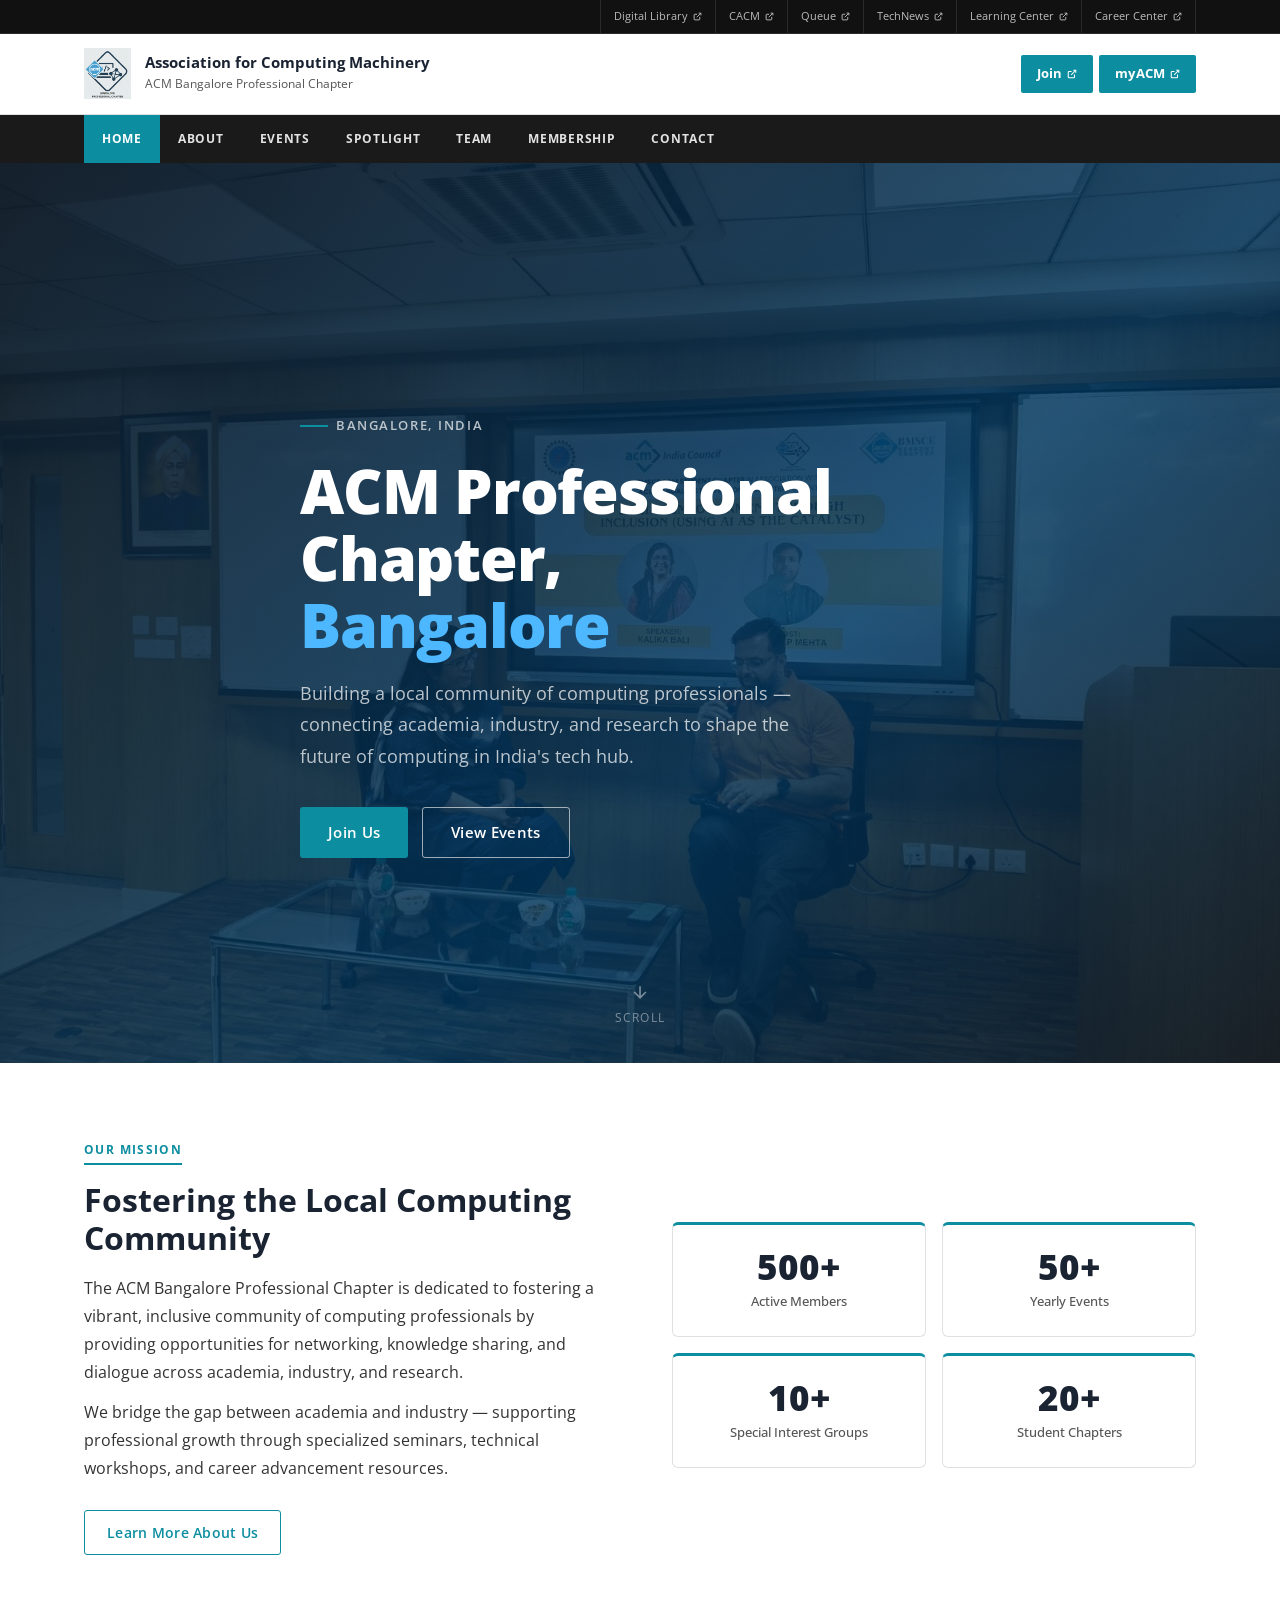
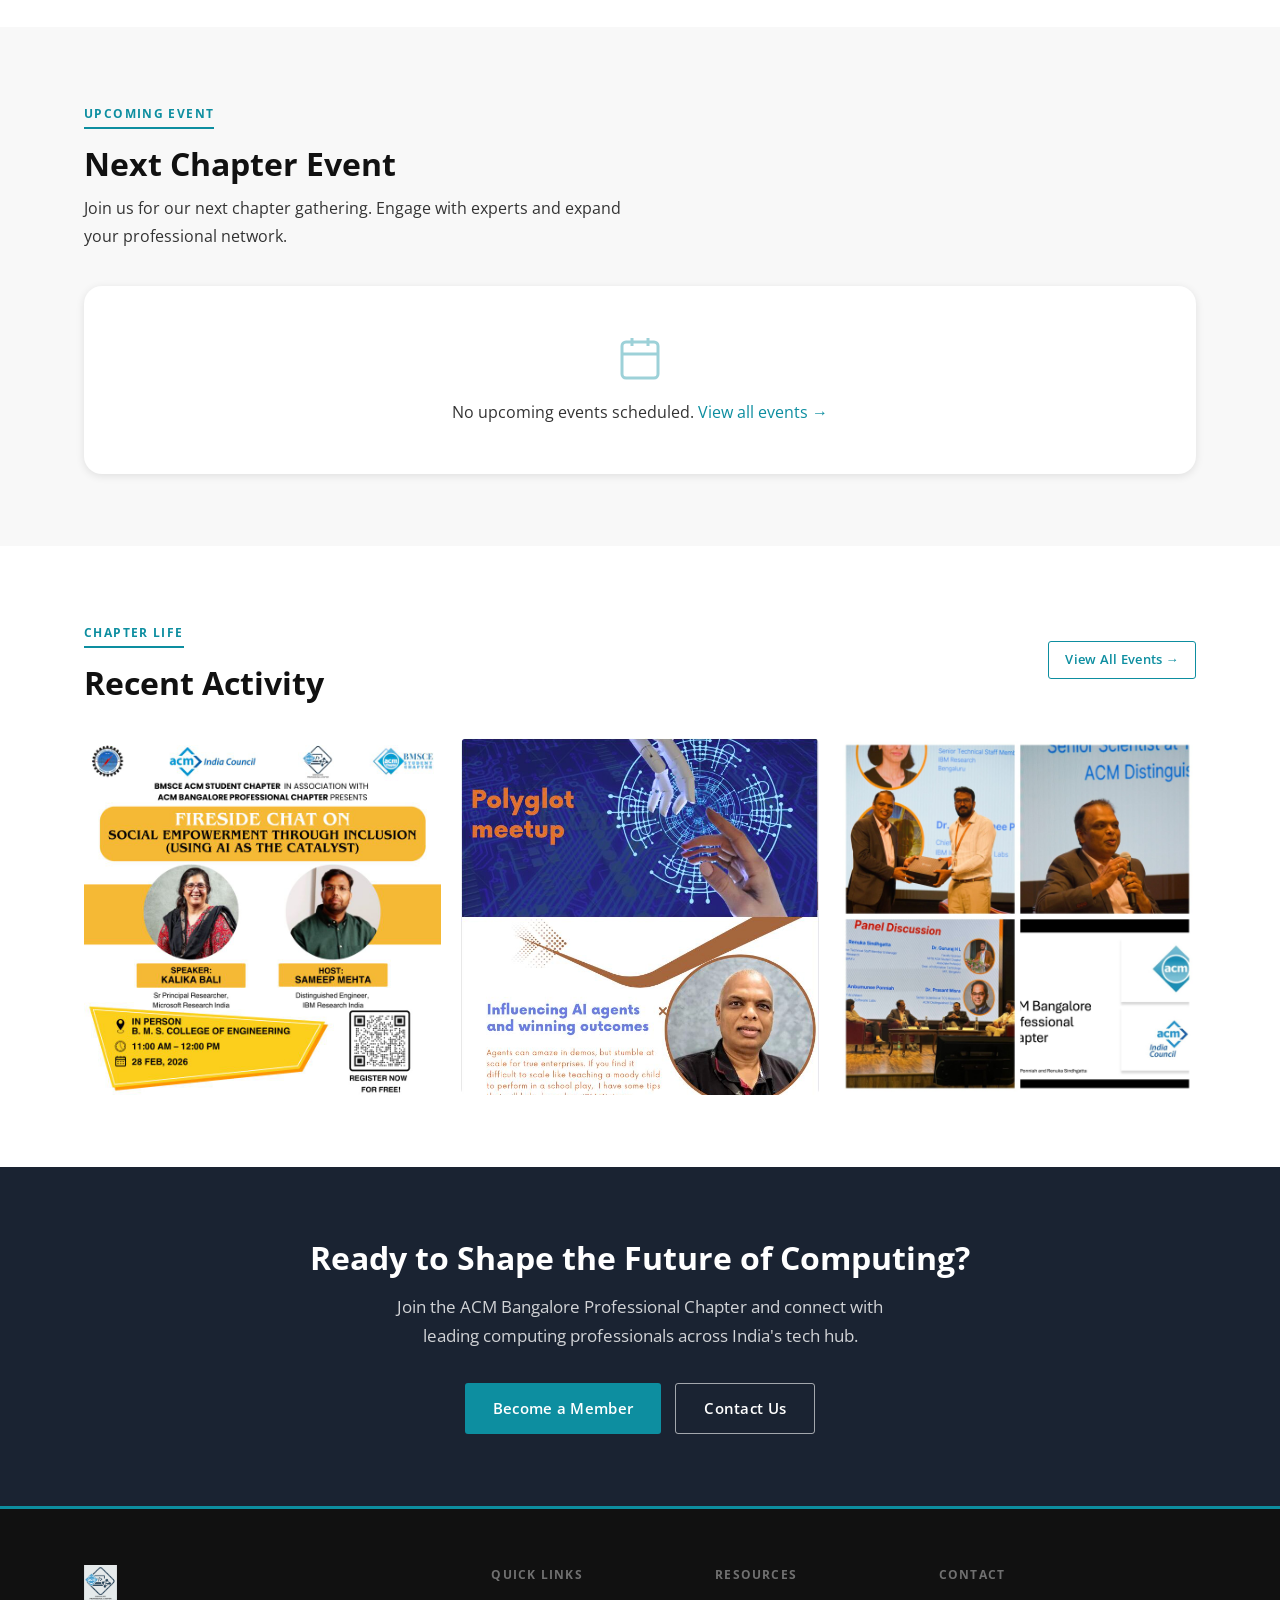
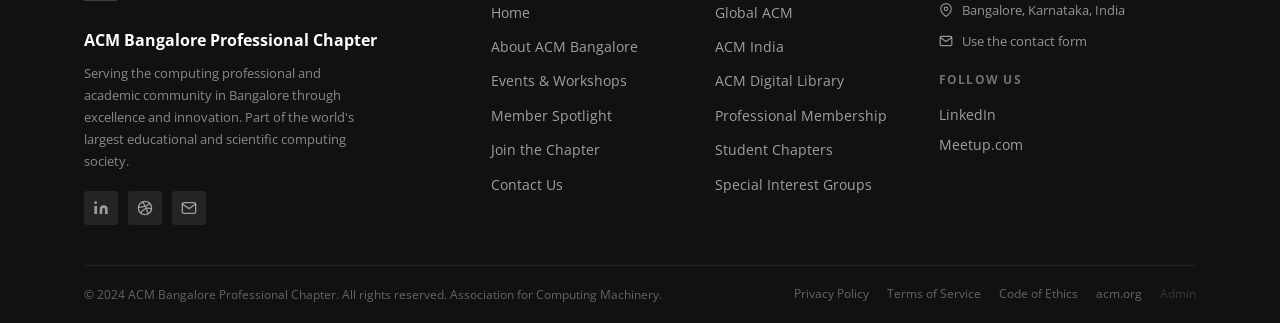
<file: index.html>
<!DOCTYPE html>
<html lang="en">
<head>
  <meta charset="UTF-8" />
  <meta name="viewport" content="width=device-width, initial-scale=1.0" />
  <title>ACM Bangalore Professional Chapter</title>
  <meta name="description" content="Building a local community of computing professionals in Bangalore, India. Join the ACM Bangalore Professional Chapter for networking, knowledge sharing, and career development." />
  <link rel="stylesheet" href="style.css" />
  <style>
    /* ---- HERO ---- */
    .hero {
      min-height: 100vh;
      position: relative;
      display: flex;
      align-items: center;
      overflow: hidden;
    }
    .hero__bg {
      position: absolute;
      inset: 0;
      background-image: url('assets/image3.png');
      background-size: cover;
      background-position: center 30%;
      filter: brightness(0.38);
      transform: scale(1.04);
      transition: transform 8s ease;
    }
    .hero__bg.loaded { transform: scale(1); }
    .hero__overlay {
      position: absolute;
      inset: 0;
      background: linear-gradient(
        135deg,
        rgba(13,27,42,0.85) 0%,
        rgba(0,80,140,0.55) 60%,
        rgba(13,27,42,0.75) 100%
      );
    }
    .hero__content {
      position: relative;
      z-index: 2;
      padding: 120px 0 80px;
      max-width: 680px;
    }
    .hero__eyebrow {
      display: inline-flex;
      align-items: center;
      gap: 8px;
      color: rgba(255,255,255,0.7);
      font-size: 0.82rem;
      font-weight: 600;
      letter-spacing: 0.12em;
      text-transform: uppercase;
      margin-bottom: 22px;
    }
    .hero__eyebrow::before {
      content: '';
      display: inline-block;
      width: 28px; height: 2px;
      background: var(--blue);
    }
    .hero__title {
      font-size: clamp(2.4rem, 5vw, 3.8rem);
      font-weight: 800;
      color: var(--white);
      line-height: 1.1;
      letter-spacing: -0.02em;
    }
    .hero__title .highlight {
      color: #4db8ff;
    }
    .hero__subtitle {
      font-size: 1.15rem;
      color: rgba(255,255,255,0.72);
      margin-top: 18px;
      line-height: 1.7;
      max-width: 520px;
    }
    .hero__actions {
      display: flex;
      gap: 14px;
      margin-top: 36px;
      flex-wrap: wrap;
    }
    .hero__scroll {
      position: absolute;
      bottom: 36px; left: 50%;
      transform: translateX(-50%);
      z-index: 2;
      display: flex;
      flex-direction: column;
      align-items: center;
      gap: 6px;
      color: rgba(255,255,255,0.45);
      font-size: 0.72rem;
      letter-spacing: 0.1em;
      text-transform: uppercase;
      animation: bounce 2s infinite;
    }
    @keyframes bounce {
      0%,100% { transform: translateX(-50%) translateY(0); }
      50% { transform: translateX(-50%) translateY(6px); }
    }

    /* ---- MISSION STRIP ---- */
    .mission-strip {
      background: var(--white);
      padding: 72px 0;
    }
    .mission-strip__inner {
      display: grid;
      grid-template-columns: 1fr 1fr;
      gap: 64px;
      align-items: center;
    }
    .mission-strip__text h2 {
      color: var(--navy);
    }
    .mission-strip__text p {
      margin-top: 16px;
      font-size: 1rem;
    }
    .mission-strip__text p + p { margin-top: 12px; }
    .mission-strip__stats {
      display: grid;
      grid-template-columns: 1fr 1fr;
      gap: 16px;
    }
    .mission-strip__cta { margin-top: 28px; }

    /* ---- UPCOMING EVENT ---- */
    .upcoming-event__card {
      background: var(--white);
      border-radius: 18px;
      box-shadow: var(--shadow-lg);
      overflow: hidden;
      display: grid;
      grid-template-columns: 1fr 1.5fr;
    }
    .upcoming-event__sidebar {
      background: linear-gradient(160deg, var(--navy) 0%, #1a3a5e 100%);
      padding: 40px 32px;
      display: flex;
      flex-direction: column;
      justify-content: space-between;
    }
    .upcoming-event__tag {
      display: inline-block;
      background: rgba(255,255,255,0.12);
      color: rgba(255,255,255,0.85);
      font-size: 0.72rem;
      font-weight: 700;
      letter-spacing: 0.1em;
      text-transform: uppercase;
      padding: 5px 12px;
      border-radius: 999px;
      margin-bottom: 20px;
    }
    .upcoming-event__date-big {
      color: var(--white);
    }
    .upcoming-event__date-big .day {
      font-size: 4.5rem;
      font-weight: 800;
      line-height: 1;
    }
    .upcoming-event__date-big .month-year {
      font-size: 1rem;
      font-weight: 600;
      letter-spacing: 0.06em;
      opacity: 0.75;
      text-transform: uppercase;
    }
    .upcoming-event__time-badge {
      background: rgba(0,115,183,0.3);
      border: 1px solid rgba(0,115,183,0.5);
      color: rgba(255,255,255,0.85);
      padding: 10px 14px;
      border-radius: var(--radius-sm);
      font-size: 0.88rem;
      font-weight: 600;
      margin-top: 24px;
    }
    .upcoming-event__body { padding: 40px; }
    .upcoming-event__body h3 {
      font-size: 1.5rem;
      color: var(--navy);
      line-height: 1.3;
    }
    .upcoming-event__details {
      display: flex;
      flex-direction: column;
      gap: 12px;
      margin-top: 22px;
    }
    .upcoming-event__detail {
      display: flex;
      align-items: flex-start;
      gap: 12px;
      font-size: 0.9rem;
    }
    .upcoming-event__detail .icon {
      width: 34px; height: 34px;
      background: var(--blue-light);
      border-radius: var(--radius-sm);
      display: flex;
      align-items: center;
      justify-content: center;
      flex-shrink: 0;
      color: var(--blue);
    }
    .upcoming-event__detail .label {
      font-size: 0.75rem;
      color: var(--gray-600);
      font-weight: 600;
      text-transform: uppercase;
      letter-spacing: 0.07em;
    }
    .upcoming-event__detail .value {
      color: var(--gray-900);
      font-weight: 500;
      font-size: 0.92rem;
    }
    .upcoming-event__actions { display: flex; gap: 12px; margin-top: 28px; }

    /* ---- RECENT ACTIVITY ---- */
    .activity-grid {
      display: grid;
      grid-template-columns: repeat(3, 1fr);
      gap: 20px;
    }
    .activity-item {
      border-radius: var(--radius);
      overflow: hidden;
      position: relative;
      aspect-ratio: 1/1;
      cursor: pointer;
    }
    .activity-item img {
      width: 100%; height: 100%;
      object-fit: cover;
      transition: transform 0.4s ease;
    }
    .activity-item:hover img { transform: scale(1.05); }
    .activity-item__overlay {
      position: absolute;
      inset: 0;
      background: linear-gradient(to top, rgba(13,27,42,0.7) 0%, transparent 60%);
      opacity: 0;
      transition: opacity var(--transition);
    }
    .activity-item:hover .activity-item__overlay { opacity: 1; }

    @media (max-width: 900px) {
      .mission-strip__inner { grid-template-columns: 1fr; gap: 40px; }
      .upcoming-event__card { grid-template-columns: 1fr; }
      .upcoming-event__sidebar { padding: 32px; }
      .activity-grid { grid-template-columns: 1fr 1fr; }
    }
    @media (max-width: 600px) {
      .mission-strip__stats { grid-template-columns: 1fr 1fr; }
      .activity-grid { grid-template-columns: 1fr; }
      .upcoming-event__body { padding: 28px; }
    }
  </style>
</head>
<body>
<div class="page-canvas">

  <!-- ============ UTILITY BAR ============ -->
  <div class="util-bar">
    <div class="util-bar__inner">
      <a href="https://dl.acm.org/" target="_blank" rel="noopener">Digital Library <svg width="9" height="9" viewBox="0 0 24 24" fill="none" stroke="currentColor" stroke-width="2.5"><path d="M18 13v6a2 2 0 0 1-2 2H5a2 2 0 0 1-2-2V8a2 2 0 0 1 2-2h6"/><polyline points="15 3 21 3 21 9"/><line x1="10" y1="14" x2="21" y2="3"/></svg></a>
      <a href="https://cacm.acm.org/" target="_blank" rel="noopener">CACM <svg width="9" height="9" viewBox="0 0 24 24" fill="none" stroke="currentColor" stroke-width="2.5"><path d="M18 13v6a2 2 0 0 1-2 2H5a2 2 0 0 1-2-2V8a2 2 0 0 1 2-2h6"/><polyline points="15 3 21 3 21 9"/><line x1="10" y1="14" x2="21" y2="3"/></svg></a>
      <a href="https://queue.acm.org/" target="_blank" rel="noopener">Queue <svg width="9" height="9" viewBox="0 0 24 24" fill="none" stroke="currentColor" stroke-width="2.5"><path d="M18 13v6a2 2 0 0 1-2 2H5a2 2 0 0 1-2-2V8a2 2 0 0 1 2-2h6"/><polyline points="15 3 21 3 21 9"/><line x1="10" y1="14" x2="21" y2="3"/></svg></a>
      <a href="https://technews.acm.org/" target="_blank" rel="noopener">TechNews <svg width="9" height="9" viewBox="0 0 24 24" fill="none" stroke="currentColor" stroke-width="2.5"><path d="M18 13v6a2 2 0 0 1-2 2H5a2 2 0 0 1-2-2V8a2 2 0 0 1 2-2h6"/><polyline points="15 3 21 3 21 9"/><line x1="10" y1="14" x2="21" y2="3"/></svg></a>
      <a href="https://learning.acm.org/" target="_blank" rel="noopener">Learning Center <svg width="9" height="9" viewBox="0 0 24 24" fill="none" stroke="currentColor" stroke-width="2.5"><path d="M18 13v6a2 2 0 0 1-2 2H5a2 2 0 0 1-2-2V8a2 2 0 0 1 2-2h6"/><polyline points="15 3 21 3 21 9"/><line x1="10" y1="14" x2="21" y2="3"/></svg></a>
      <a href="https://jobs.acm.org/" target="_blank" rel="noopener">Career Center <svg width="9" height="9" viewBox="0 0 24 24" fill="none" stroke="currentColor" stroke-width="2.5"><path d="M18 13v6a2 2 0 0 1-2 2H5a2 2 0 0 1-2-2V8a2 2 0 0 1 2-2h6"/><polyline points="15 3 21 3 21 9"/><line x1="10" y1="14" x2="21" y2="3"/></svg></a>
    </div>
  </div>

  <!-- ============ SITE HEADER ============ -->
  <header class="site-header">
    <div class="container site-header__inner">
      <a href="index.html" class="site-header__logo">
        <img src="assets/image1.png" alt="ACM Bangalore Professional Chapter Logo" />
        <div>
          <div class="site-header__org">Association for Computing Machinery</div>
          <div class="site-header__chapter">ACM Bangalore Professional Chapter</div>
        </div>
      </a>
      <div class="site-header__actions">
        <a href="https://services.acm.org/public/qj/proflevel/proflevel_control.cfm?level=3&country=India&form_type=Professional&promo=LEVEL&pay=DD" class="hdr-btn hdr-btn--teal" target="_blank" rel="noopener">Join <svg width="10" height="10" viewBox="0 0 24 24" fill="none" stroke="currentColor" stroke-width="2.5"><path d="M18 13v6a2 2 0 0 1-2 2H5a2 2 0 0 1-2-2V8a2 2 0 0 1 2-2h6"/><polyline points="15 3 21 3 21 9"/><line x1="10" y1="14" x2="21" y2="3"/></svg></a>
        <a href="https://myacm.acm.org/" class="hdr-btn hdr-btn--teal" target="_blank" rel="noopener">myACM <svg width="10" height="10" viewBox="0 0 24 24" fill="none" stroke="currentColor" stroke-width="2.5"><path d="M18 13v6a2 2 0 0 1-2 2H5a2 2 0 0 1-2-2V8a2 2 0 0 1 2-2h6"/><polyline points="15 3 21 3 21 9"/><line x1="10" y1="14" x2="21" y2="3"/></svg></a>
      </div>
    </div>
  </header>

  <!-- ============ MAIN NAV ============ -->
  <nav class="main-nav" id="mainNav" role="navigation" aria-label="Main navigation">
    <div class="main-nav__inner">
      <a href="index.html" class="main-nav__mobile-logo">
        <img src="assets/image1.png" alt="ACM Bangalore Professional Chapter" />
        <div class="main-nav__mobile-text">
          <span class="main-nav__mobile-org">Association for Computing Machinery</span>
          <span class="main-nav__mobile-chapter">ACM Bangalore Professional Chapter</span>
        </div>
      </a>
      <ul class="main-nav__links" id="navLinks">
        <li class="main-nav__mobile-actions">
          <a href="https://services.acm.org/public/qj/proflevel/proflevel_control.cfm?level=3&country=India&form_type=Professional&promo=LEVEL&pay=DD" class="hdr-btn hdr-btn--teal" target="_blank" rel="noopener">Join</a>
          <a href="https://myacm.acm.org/" class="hdr-btn hdr-btn--teal" target="_blank" rel="noopener">myACM</a>
        </li>
        <li><a href="index.html" class="active">Home</a></li>
        <li><a href="about.html">About</a></li>
        <li><a href="events.html">Events</a></li>
        <li><a href="spotlight.html">Spotlight</a></li>
        <li><a href="team.html">Team</a></li>
        <li><a href="https://services.acm.org/public/qj/proflevel/proflevel_control.cfm?level=3&country=India&form_type=Professional&promo=LEVEL&pay=DD" target="_blank" rel="noopener">Membership</a></li>
        <li><a href="join.html">Contact</a></li>
      </ul>
      <button class="main-nav__toggle" id="navToggle" aria-label="Toggle menu">
        <span></span><span></span><span></span>
      </button>
    </div>
  </nav>

  <!-- ============ HERO ============ -->
  <section class="hero">
    <div class="hero__bg" id="heroBg"></div>
    <div class="hero__overlay"></div>
    <div class="container">
      <div class="hero__content">
        <div class="hero__eyebrow">
          <span>Bangalore, India</span>
        </div>
        <h1 class="hero__title">
          ACM Professional Chapter,<br>
          <span class="highlight">Bangalore</span>
        </h1>
        <p class="hero__subtitle">
          Building a local community of computing professionals —
          connecting academia, industry, and research to shape the future of computing in India's tech hub.
        </p>
        <div class="hero__actions">
          <a href="https://services.acm.org/public/qj/proflevel/proflevel_control.cfm?level=3&country=India&form_type=Professional&promo=LEVEL&pay=DD" class="btn btn--primary btn--lg" target="_blank" rel="noopener">Join Us</a>
          <a href="events.html" class="btn btn--outline btn--lg">View Events</a>
        </div>
      </div>
    </div>
    <div class="hero__scroll">
      <svg width="20" height="20" viewBox="0 0 24 24" fill="none" stroke="currentColor" stroke-width="2"><path d="M12 5v14M5 12l7 7 7-7"/></svg>
      Scroll
    </div>
  </section>

  <!-- ============ MISSION STRIP ============ -->
  <section class="mission-strip">
    <div class="container">
      <div class="mission-strip__inner">
        <div class="mission-strip__text">
          <span class="section-label">Our Mission</span>
          <h2>Fostering the Local Computing Community</h2>
          <p>
            The ACM Bangalore Professional Chapter is dedicated to fostering a vibrant, inclusive community of computing professionals by providing opportunities for networking, knowledge sharing, and dialogue across academia, industry, and research.
          </p>
          <p>
            We bridge the gap between academia and industry — supporting professional growth through specialized seminars, technical workshops, and career advancement resources.
          </p>
          <div class="mission-strip__cta">
            <a href="about.html" class="btn btn--outline-blue">Learn More About Us</a>
          </div>
        </div>
        <div class="mission-strip__stats">
          <div class="stat-card">
            <div class="stat-card__number">500+</div>
            <div class="stat-card__label">Active Members</div>
          </div>
          <div class="stat-card">
            <div class="stat-card__number">50+</div>
            <div class="stat-card__label">Yearly Events</div>
          </div>
          <div class="stat-card">
            <div class="stat-card__number">10+</div>
            <div class="stat-card__label">Special Interest Groups</div>
          </div>
          <div class="stat-card">
            <div class="stat-card__number">20+</div>
            <div class="stat-card__label">Student Chapters</div>
          </div>
        </div>
      </div>
    </div>
  </section>

  <!-- ============ UPCOMING EVENT ============ -->
  <section class="section section--gray">
    <div class="container">
      <div style="margin-bottom: 36px;">
        <span class="section-label">Upcoming Event</span>
        <h2>Next Chapter Event</h2>
        <p style="margin-top: 10px; max-width: 540px;">Join us for our next chapter gathering. Engage with experts and expand your professional network.</p>
      </div>
      <div id="homeUpcomingContainer">
        <div style="height:260px; border-radius:18px; background:var(--gray-200); animation:shimmer 1.4s infinite;"></div>
      </div>
    </div>
  </section>

  <!-- ============ RECENT ACTIVITY ============ -->
  <section class="section">
    <div class="container">
      <div class="flex-between" style="margin-bottom: 36px; flex-wrap: wrap; gap: 16px;">
        <div>
          <span class="section-label">Chapter Life</span>
          <h2>Recent Activity</h2>
        </div>
        <a href="events.html" class="btn btn--outline-blue btn--sm">View All Events →</a>
      </div>
      <div id="homeGalleryContainer" class="activity-grid">
        <!-- dynamically loaded -->
      </div>
    </div>
  </section>

  <!-- ============ CTA BAND ============ -->
  <section class="section section--navy">
    <div class="container text-center">
      <h2 style="color:var(--white);">Ready to Shape the Future of Computing?</h2>
      <p style="margin-top: 14px; font-size: 1.05rem; max-width: 500px; margin-left: auto; margin-right: auto;">
        Join the ACM Bangalore Professional Chapter and connect with leading computing professionals across India's tech hub.
      </p>
      <div style="display: flex; gap: 14px; justify-content: center; flex-wrap: wrap; margin-top: 32px;">
        <a href="https://services.acm.org/public/qj/proflevel/proflevel_control.cfm?level=3&country=India&form_type=Professional&promo=LEVEL&pay=DD" class="btn btn--primary btn--lg" target="_blank" rel="noopener">Become a Member</a>
        <a href="join.html#contact" class="btn btn--outline btn--lg">Contact Us</a>
      </div>
    </div>
  </section>

  <!-- ============ FOOTER ============ -->
  <footer class="footer" role="contentinfo">
    <div class="container">
      <div class="footer__grid">
        <div class="footer__brand">
          <div style="display:flex; align-items:center; gap:10px; margin-bottom:14px;">
            <img src="assets/image1.png" alt="ACM Bangalore Logo" style="height:36px; width:auto;" />
            
          </div>
          <div class="footer__brand-name">ACM Bangalore Professional Chapter</div>
          <p class="footer__tagline">
            Serving the computing professional and academic community in Bangalore through excellence and innovation. Part of the world's largest educational and scientific computing society.
          </p>
          <div class="footer__social">
            <a href="https://www.linkedin.com/in/acm-bangalore-professional-chapter-041b463b0/" target="_blank" rel="noopener" aria-label="LinkedIn">
              <svg width="16" height="16" viewBox="0 0 24 24" fill="currentColor"><path d="M16 8a6 6 0 0 1 6 6v7h-4v-7a2 2 0 0 0-2-2 2 2 0 0 0-2 2v7h-4v-7a6 6 0 0 1 6-6z"/><rect x="2" y="9" width="4" height="12"/><circle cx="4" cy="4" r="2"/></svg>
            </a>
            <a href="https://www.meetup.com/acm-bangalore/" target="_blank" rel="noopener" aria-label="Meetup">
              <svg width="16" height="16" viewBox="0 0 24 24" fill="none" stroke="currentColor" stroke-width="2"><circle cx="12" cy="12" r="10"/><path d="M8.56 2.75c4.37 6.03 6.02 9.42 8.03 17.72m2.54-15.38c-3.72 4.35-8.94 5.66-16.88 5.85m19.5 1.9c-3.5-.93-6.63-.82-8.94 0-2.58.92-5.01 2.86-7.44 6.32"/></svg>
            </a>
            <a href="mailto:contact@acmbangalore.org" aria-label="Email">
              <svg width="16" height="16" viewBox="0 0 24 24" fill="none" stroke="currentColor" stroke-width="2"><path d="M4 4h16c1.1 0 2 .9 2 2v12c0 1.1-.9 2-2 2H4c-1.1 0-2-.9-2-2V6c0-1.1.9-2 2-2z"/><polyline points="22,6 12,13 2,6"/></svg>
            </a>
          </div>
        </div>
        <div>
          <div class="footer__heading">Quick Links</div>
          <ul class="footer__links">
            <li><a href="index.html">Home</a></li>
            <li><a href="about.html">About ACM Bangalore</a></li>
            <li><a href="events.html">Events & Workshops</a></li>
            <li><a href="spotlight.html">Member Spotlight</a></li>
            <li><a href="https://services.acm.org/public/qj/proflevel/proflevel_control.cfm?level=3&country=India&form_type=Professional&promo=LEVEL&pay=DD" target="_blank" rel="noopener">Join the Chapter</a></li>
            <li><a href="join.html#contact">Contact Us</a></li>
          </ul>
        </div>
        <div>
          <div class="footer__heading">Resources</div>
          <ul class="footer__links">
            <li><a href="https://www.acm.org/" target="_blank" rel="noopener">Global ACM</a></li>
            <li><a href="https://india.acm.org/" target="_blank" rel="noopener">ACM India</a></li>
            <li><a href="https://dl.acm.org/" target="_blank" rel="noopener">ACM Digital Library</a></li>
            <li><a href="https://www.acm.org/membership" target="_blank" rel="noopener">Professional Membership</a></li>
            <li><a href="https://www.acm.org/chapters/student-chapters" target="_blank" rel="noopener">Student Chapters</a></li>
            <li><a href="https://www.acm.org/special-interest-groups" target="_blank" rel="noopener">Special Interest Groups</a></li>
          </ul>
        </div>
        <div class="footer__contact">
          <div class="footer__heading">Contact</div>
          <p>
            <svg width="14" height="14" viewBox="0 0 24 24" fill="none" stroke="currentColor" stroke-width="2" style="display:inline;vertical-align:-2px;margin-right:6px"><path d="M21 10c0 7-9 13-9 13s-9-6-9-13a9 9 0 0 1 18 0z"/><circle cx="12" cy="10" r="3"/></svg>
            Bangalore, Karnataka, India
          </p>
          <p>
            <svg width="14" height="14" viewBox="0 0 24 24" fill="none" stroke="currentColor" stroke-width="2" style="display:inline;vertical-align:-2px;margin-right:6px"><path d="M4 4h16c1.1 0 2 .9 2 2v12c0 1.1-.9 2-2 2H4c-1.1 0-2-.9-2-2V6c0-1.1.9-2 2-2z"/><polyline points="22,6 12,13 2,6"/></svg>
            Use the contact form
          </p>
          <div style="margin-top: 16px;">
            <div class="footer__heading">Follow Us</div>
            <ul class="footer__links">
              <li>
                <a href="https://www.linkedin.com/in/acm-bangalore-professional-chapter-041b463b0/" target="_blank" rel="noopener">
                  LinkedIn
                </a>
              </li>
              <li>
                <a href="https://www.meetup.com/acm-bangalore/" target="_blank" rel="noopener">
                  Meetup.com
                </a>
              </li>
            </ul>
          </div>
        </div>
      </div>
      <div class="footer__bottom">
        <p>© 2024 ACM Bangalore Professional Chapter. All rights reserved. Association for Computing Machinery.</p>
        <div class="footer__bottom-links">
          <a href="#">Privacy Policy</a>
          <a href="#">Terms of Service</a>
          <a href="#">Code of Ethics</a>
          <a href="https://www.acm.org/" target="_blank" rel="noopener">acm.org</a>
          <a href="admin.html" style="opacity:0.45; font-size:0.75rem;">Admin</a>
        </div>
      </div>
    </div>
  </footer>

  <script>
    // Nav toggle
    const toggle = document.getElementById('navToggle');
    const links  = document.getElementById('navLinks');
    toggle.addEventListener('click', () => links.classList.toggle('open'));

    // Hero image Ken Burns
    window.addEventListener('load', () => {
      document.getElementById('heroBg').classList.add('loaded');
    });

    function loadHomeUpcoming() {
      const container = document.getElementById('homeUpcomingContainer');
      container.innerHTML = `<div style="text-align:center;padding:48px;color:var(--gray-500);background:var(--white);border-radius:18px;box-shadow:var(--shadow-md);">
          <svg width="48" height="48" viewBox="0 0 24 24" fill="none" stroke="currentColor" stroke-width="1.5" style="color:var(--blue);display:block;margin:0 auto 16px;opacity:.4;">
            <rect x="3" y="4" width="18" height="18" rx="2"/><line x1="16" y1="2" x2="16" y2="6"/><line x1="8" y1="2" x2="8" y2="6"/><line x1="3" y1="10" x2="21" y2="10"/>
          </svg>
          <p>No upcoming events scheduled. <a href="events.html" style="color:var(--blue);">View all events →</a></p>
        </div>`;
    }

    function loadHomeGallery() {
      const container = document.getElementById('homeGalleryContainer');
      container.innerHTML = `
          <div class="activity-item"><img src="assets/image9.jpeg" alt="ACM Bangalore recent chapter activity" loading="lazy"/><div class="activity-item__overlay"></div></div>
          <div class="activity-item"><img src="assets/image10.jpeg" alt="ACM Bangalore event" loading="lazy" style="object-position:top center;"/><div class="activity-item__overlay"></div></div>
          <div class="activity-item"><img src="assets/image11.jpeg" alt="ACM Bangalore community" loading="lazy"/><div class="activity-item__overlay"></div></div>`;
    }

    document.addEventListener('DOMContentLoaded', () => {
      loadHomeUpcoming();
      loadHomeGallery();
    });
  </script>
</div><!-- /page-canvas -->
<script src="modal.js"></script>
</body>
</html>
</file>
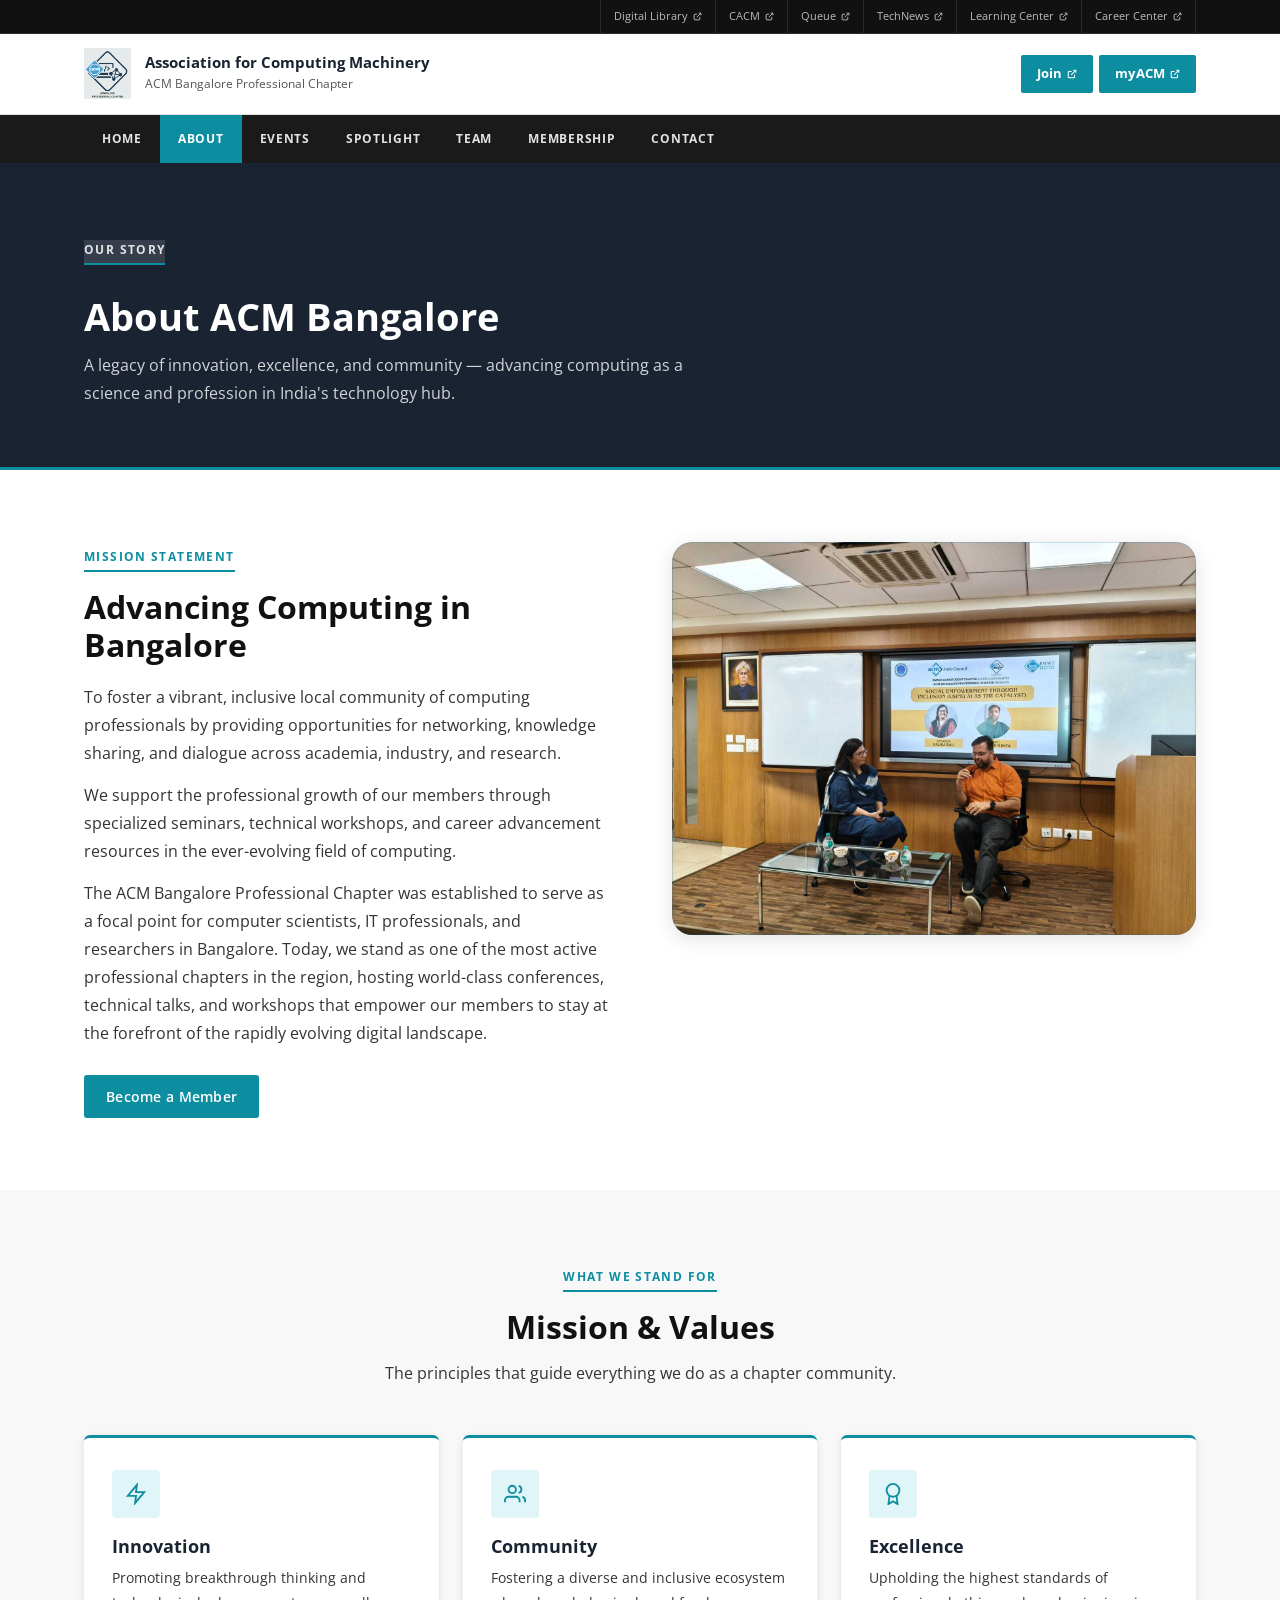
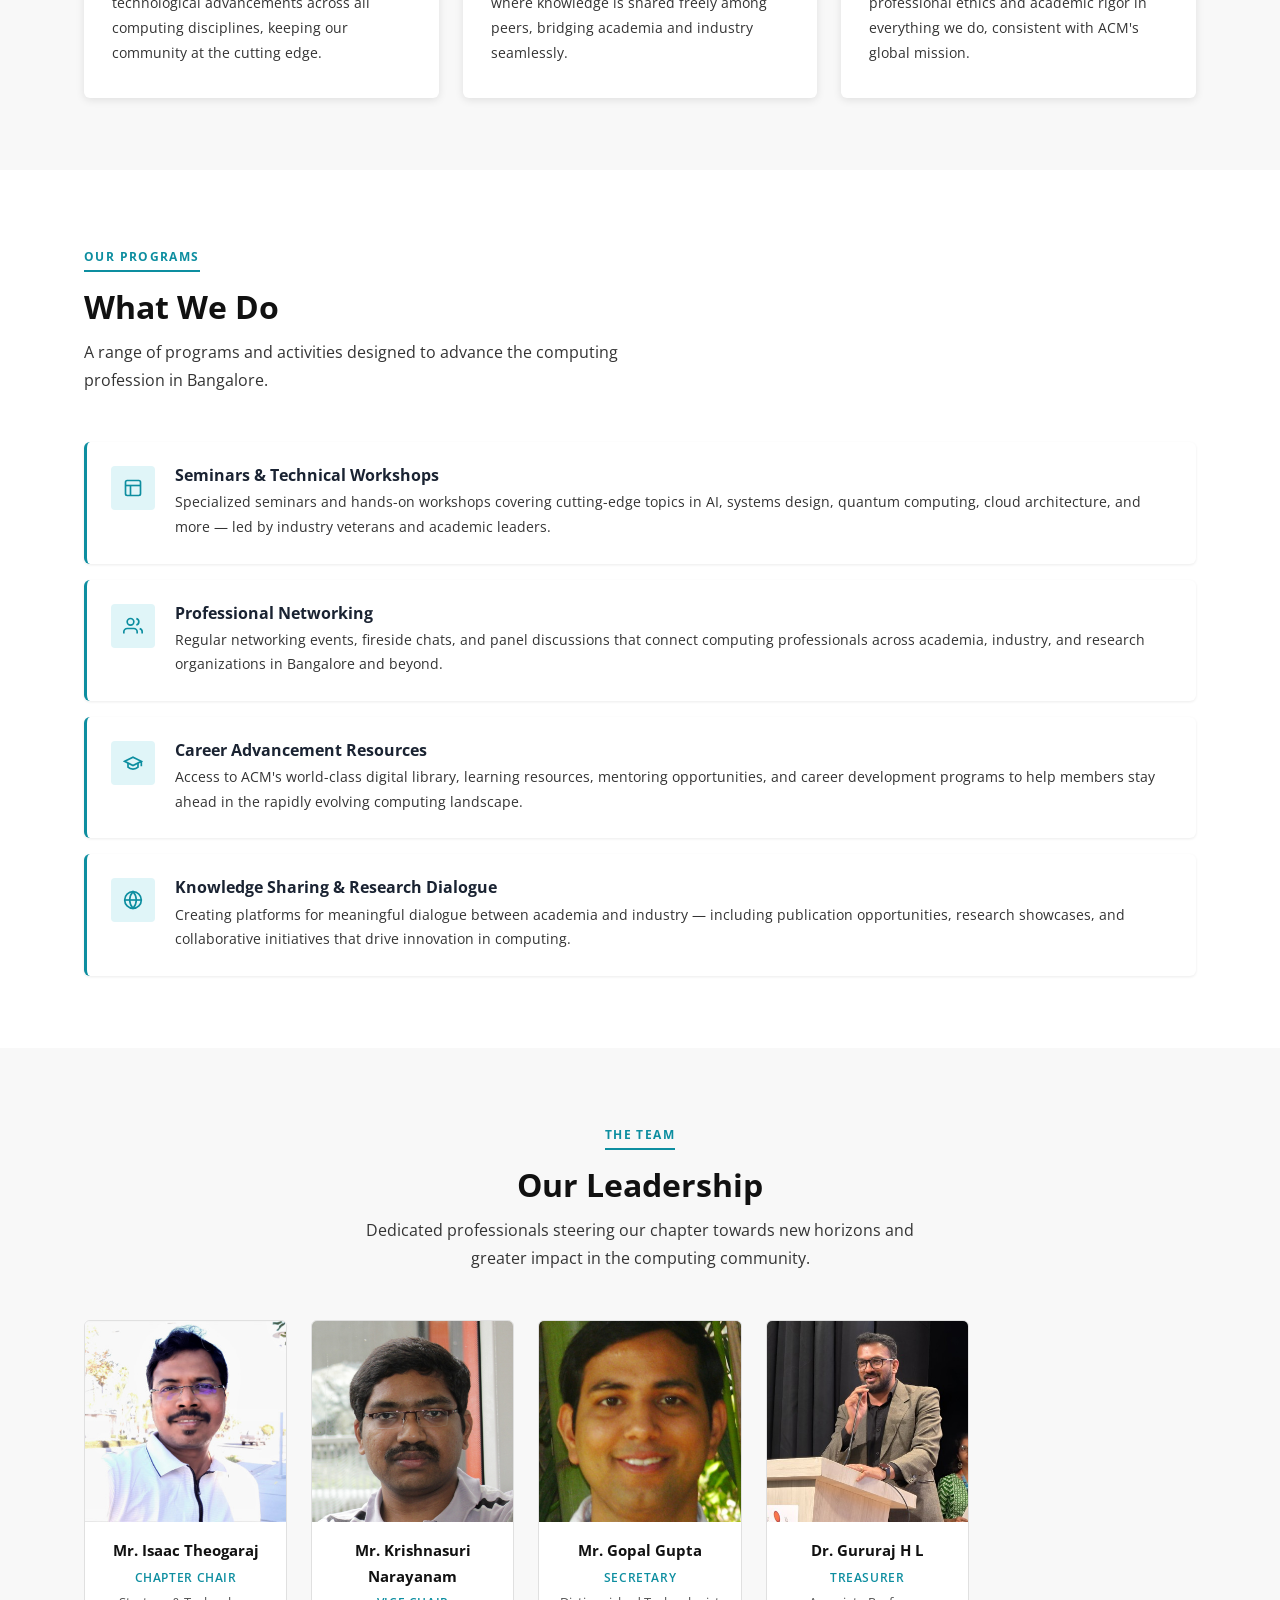
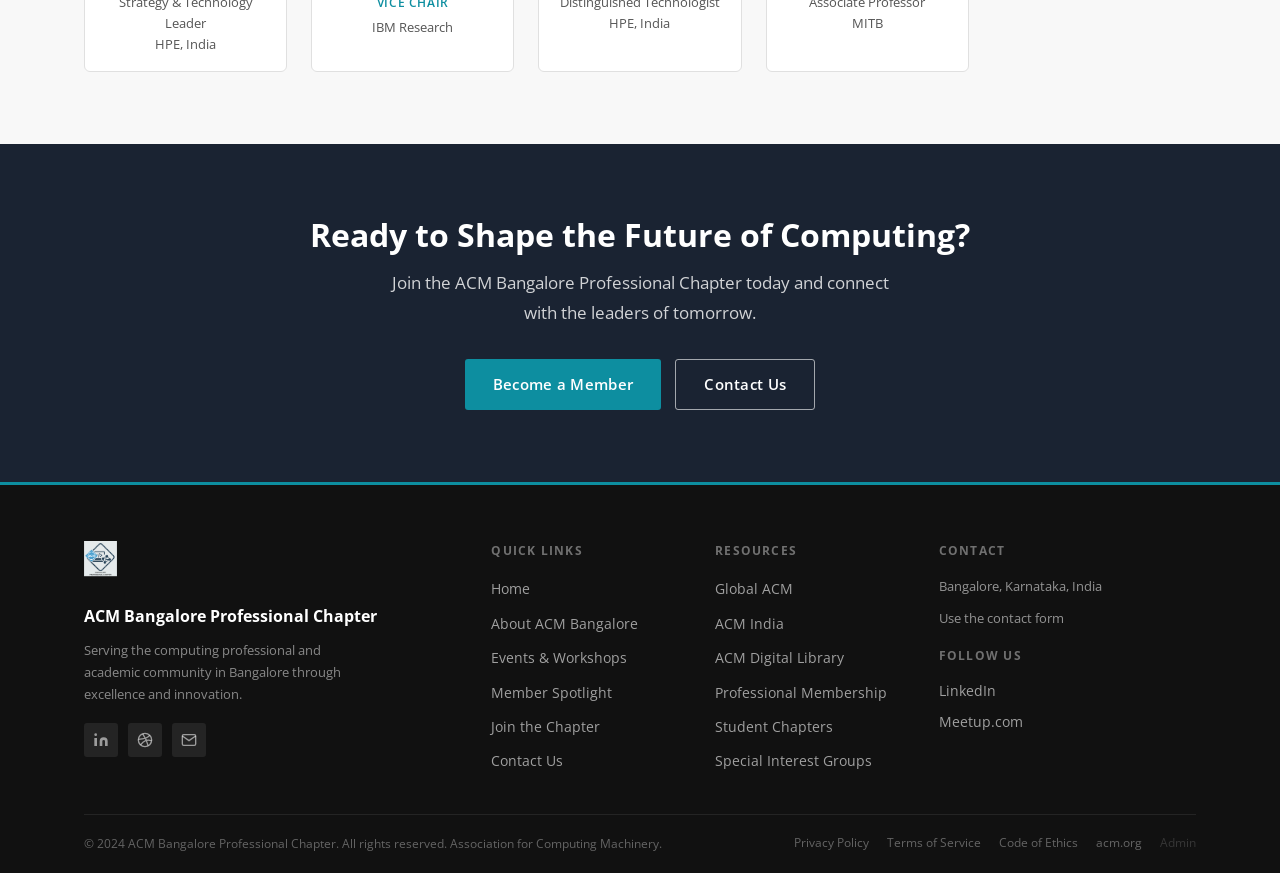
<file: about.html>
<!DOCTYPE html>
<html lang="en">
<head>
  <meta charset="UTF-8" />
  <meta name="viewport" content="width=device-width, initial-scale=1.0" />
  <title>About — ACM Bangalore Professional Chapter</title>
  <meta name="description" content="Learn about the ACM Bangalore Professional Chapter — our mission, values, and the leadership team driving our community forward." />
  <link rel="stylesheet" href="style.css" />
  <style>
    /* ---- MISSION COLUMNS ---- */
    .mission-block {
      display: grid;
      grid-template-columns: 1fr 1fr;
      gap: 64px;
      align-items: start;
    }
    .mission-block__visual {
      border-radius: 20px;
      overflow: hidden;
      box-shadow: var(--shadow-lg);
      aspect-ratio: 4/3;
      position: relative;
    }
    .mission-block__visual img {
      width: 100%; height: 100%;
      object-fit: cover;
      object-position: center;
    }
    .mission-block__visual::after {
      content: '';
      position: absolute;
      inset: 0;
      border-radius: 20px;
      border: 1.5px solid rgba(0,115,183,0.2);
      pointer-events: none;
    }

    /* ---- VALUES ---- */
    .value-card {
      background: var(--white);
      border-radius: var(--radius);
      padding: 32px 28px;
      box-shadow: var(--shadow-md);
      border-top: 3px solid var(--blue);
      transition: transform var(--transition), box-shadow var(--transition);
    }
    .value-card:hover {
      transform: translateY(-4px);
      box-shadow: var(--shadow-lg);
    }
    .value-card__icon {
      width: 48px; height: 48px;
      background: var(--blue-light);
      border-radius: var(--radius-sm);
      display: flex;
      align-items: center;
      justify-content: center;
      color: var(--blue);
      margin-bottom: 18px;
    }
    .value-card h3 { color: var(--navy); font-size: 1.1rem; }
    .value-card p { margin-top: 8px; font-size: 0.9rem; }

    /* ---- LEADERSHIP ---- */
    .leadership-grid {
      display: grid;
      grid-template-columns: repeat(auto-fill, minmax(200px, 1fr));
      gap: 24px;
    }

    /* ---- WHAT WE DO ---- */
    .wwd-item {
      display: flex;
      gap: 20px;
      align-items: flex-start;
      padding: 24px;
      background: var(--white);
      border-radius: var(--radius);
      box-shadow: var(--shadow-sm);
      border-left: 3px solid var(--blue);
    }
    .wwd-item__icon {
      width: 44px; height: 44px;
      background: var(--blue-light);
      border-radius: var(--radius-sm);
      display: flex;
      align-items: center;
      justify-content: center;
      flex-shrink: 0;
      color: var(--blue);
    }
    .wwd-item h4 { color: var(--navy); font-size: 1rem; margin-bottom: 5px; }
    .wwd-item p  { font-size: 0.88rem; }

    @media (max-width: 850px) {
      .mission-block { grid-template-columns: 1fr; gap: 36px; }
    }
    @media (max-width: 600px) {
      .leadership-grid { grid-template-columns: repeat(2, 1fr); }
    }
    @media (max-width: 380px) {
      .leadership-grid { grid-template-columns: 1fr; }
    }
  </style>
</head>
<body>
<div class="page-canvas">

  <!-- ============ UTILITY BAR ============ -->
  <div class="util-bar">
    <div class="util-bar__inner">
      <a href="https://dl.acm.org/" target="_blank" rel="noopener">Digital Library <svg width="9" height="9" viewBox="0 0 24 24" fill="none" stroke="currentColor" stroke-width="2.5"><path d="M18 13v6a2 2 0 0 1-2 2H5a2 2 0 0 1-2-2V8a2 2 0 0 1 2-2h6"/><polyline points="15 3 21 3 21 9"/><line x1="10" y1="14" x2="21" y2="3"/></svg></a>
      <a href="https://cacm.acm.org/" target="_blank" rel="noopener">CACM <svg width="9" height="9" viewBox="0 0 24 24" fill="none" stroke="currentColor" stroke-width="2.5"><path d="M18 13v6a2 2 0 0 1-2 2H5a2 2 0 0 1-2-2V8a2 2 0 0 1 2-2h6"/><polyline points="15 3 21 3 21 9"/><line x1="10" y1="14" x2="21" y2="3"/></svg></a>
      <a href="https://queue.acm.org/" target="_blank" rel="noopener">Queue <svg width="9" height="9" viewBox="0 0 24 24" fill="none" stroke="currentColor" stroke-width="2.5"><path d="M18 13v6a2 2 0 0 1-2 2H5a2 2 0 0 1-2-2V8a2 2 0 0 1 2-2h6"/><polyline points="15 3 21 3 21 9"/><line x1="10" y1="14" x2="21" y2="3"/></svg></a>
      <a href="https://technews.acm.org/" target="_blank" rel="noopener">TechNews <svg width="9" height="9" viewBox="0 0 24 24" fill="none" stroke="currentColor" stroke-width="2.5"><path d="M18 13v6a2 2 0 0 1-2 2H5a2 2 0 0 1-2-2V8a2 2 0 0 1 2-2h6"/><polyline points="15 3 21 3 21 9"/><line x1="10" y1="14" x2="21" y2="3"/></svg></a>
      <a href="https://learning.acm.org/" target="_blank" rel="noopener">Learning Center <svg width="9" height="9" viewBox="0 0 24 24" fill="none" stroke="currentColor" stroke-width="2.5"><path d="M18 13v6a2 2 0 0 1-2 2H5a2 2 0 0 1-2-2V8a2 2 0 0 1 2-2h6"/><polyline points="15 3 21 3 21 9"/><line x1="10" y1="14" x2="21" y2="3"/></svg></a>
      <a href="https://jobs.acm.org/" target="_blank" rel="noopener">Career Center <svg width="9" height="9" viewBox="0 0 24 24" fill="none" stroke="currentColor" stroke-width="2.5"><path d="M18 13v6a2 2 0 0 1-2 2H5a2 2 0 0 1-2-2V8a2 2 0 0 1 2-2h6"/><polyline points="15 3 21 3 21 9"/><line x1="10" y1="14" x2="21" y2="3"/></svg></a>
    </div>
  </div>

  <!-- ============ SITE HEADER ============ -->
  <header class="site-header">
    <div class="container site-header__inner">
      <a href="index.html" class="site-header__logo">
        <img src="assets/image1.png" alt="ACM Bangalore Professional Chapter Logo" />
        <div>
          <div class="site-header__org">Association for Computing Machinery</div>
          <div class="site-header__chapter">ACM Bangalore Professional Chapter</div>
        </div>
      </a>
      <div class="site-header__actions">
        <a href="https://services.acm.org/public/qj/proflevel/proflevel_control.cfm?level=3&country=India&form_type=Professional&promo=LEVEL&pay=DD" class="hdr-btn hdr-btn--teal" target="_blank" rel="noopener">Join <svg width="10" height="10" viewBox="0 0 24 24" fill="none" stroke="currentColor" stroke-width="2.5"><path d="M18 13v6a2 2 0 0 1-2 2H5a2 2 0 0 1-2-2V8a2 2 0 0 1 2-2h6"/><polyline points="15 3 21 3 21 9"/><line x1="10" y1="14" x2="21" y2="3"/></svg></a>
        <a href="https://myacm.acm.org/" class="hdr-btn hdr-btn--teal" target="_blank" rel="noopener">myACM <svg width="10" height="10" viewBox="0 0 24 24" fill="none" stroke="currentColor" stroke-width="2.5"><path d="M18 13v6a2 2 0 0 1-2 2H5a2 2 0 0 1-2-2V8a2 2 0 0 1 2-2h6"/><polyline points="15 3 21 3 21 9"/><line x1="10" y1="14" x2="21" y2="3"/></svg></a>
      </div>
    </div>
  </header>

  <!-- ============ MAIN NAV ============ -->
  <nav class="main-nav" id="mainNav" role="navigation" aria-label="Main navigation">
    <div class="main-nav__inner">
      <a href="index.html" class="main-nav__mobile-logo">
        <img src="assets/image1.png" alt="ACM Bangalore Professional Chapter" />
        <div class="main-nav__mobile-text">
          <span class="main-nav__mobile-org">Association for Computing Machinery</span>
          <span class="main-nav__mobile-chapter">ACM Bangalore Professional Chapter</span>
        </div>
      </a>
      <ul class="main-nav__links" id="navLinks">
        <li class="main-nav__mobile-actions">
          <a href="https://services.acm.org/public/qj/proflevel/proflevel_control.cfm?level=3&country=India&form_type=Professional&promo=LEVEL&pay=DD" class="hdr-btn hdr-btn--teal" target="_blank" rel="noopener">Join</a>
          <a href="https://myacm.acm.org/" class="hdr-btn hdr-btn--teal" target="_blank" rel="noopener">myACM</a>
        </li>
        <li><a href="index.html">Home</a></li>
        <li><a href="about.html" class="active">About</a></li>
        <li><a href="events.html">Events</a></li>
        <li><a href="spotlight.html">Spotlight</a></li>
        <li><a href="team.html">Team</a></li>
        <li><a href="https://services.acm.org/public/qj/proflevel/proflevel_control.cfm?level=3&country=India&form_type=Professional&promo=LEVEL&pay=DD" target="_blank" rel="noopener">Membership</a></li>
        <li><a href="join.html">Contact</a></li>
      </ul>
      <button class="main-nav__toggle" id="navToggle" aria-label="Toggle menu">
        <span></span><span></span><span></span>
      </button>
    </div>
  </nav>

  <!-- ============ PAGE HERO ============ -->
  <div class="page-hero">
    <div class="container page-hero__content">
      <span class="section-label" style="background:rgba(255,255,255,0.12); color:rgba(255,255,255,0.85);">Our Story</span>
      <h1>About ACM Bangalore</h1>
      <p>A legacy of innovation, excellence, and community — advancing computing as a science and profession in India's technology hub.</p>
    </div>
  </div>

  <!-- ============ MISSION STATEMENT ============ -->
  <section class="section">
    <div class="container">
      <div class="mission-block">
        <div>
          <span class="section-label">Mission Statement</span>
          <h2>Advancing Computing in Bangalore</h2>
          <p style="margin-top: 18px; font-size: 1rem;">
            To foster a vibrant, inclusive local community of computing professionals by providing opportunities for networking, knowledge sharing, and dialogue across academia, industry, and research.
          </p>
          <p style="margin-top: 14px; font-size: 1rem;">
            We support the professional growth of our members through specialized seminars, technical workshops, and career advancement resources in the ever-evolving field of computing.
          </p>
          <p style="margin-top: 14px; font-size: 1rem;">
            The ACM Bangalore Professional Chapter was established to serve as a focal point for computer scientists, IT professionals, and researchers in Bangalore. Today, we stand as one of the most active professional chapters in the region, hosting world-class conferences, technical talks, and workshops that empower our members to stay at the forefront of the rapidly evolving digital landscape.
          </p>
          <div style="margin-top: 28px;">
            <a href="https://services.acm.org/public/qj/proflevel/proflevel_control.cfm?level=3&country=India&form_type=Professional&promo=LEVEL&pay=DD" class="btn btn--primary" target="_blank" rel="noopener">Become a Member</a>
          </div>
        </div>
        <div class="mission-block__visual">
          <img src="assets/image3.png" alt="Computing professionals collaborating" />
        </div>
      </div>
    </div>
  </section>

  <!-- ============ MISSION & VALUES ============ -->
  <section class="section section--gray">
    <div class="container">
      <div class="text-center" style="max-width: 560px; margin: 0 auto 48px;">
        <span class="section-label">What We Stand For</span>
        <h2>Mission &amp; Values</h2>
        <p style="margin-top: 12px;">The principles that guide everything we do as a chapter community.</p>
      </div>
      <div class="grid-3">
        <div class="value-card">
          <div class="value-card__icon">
            <svg width="22" height="22" viewBox="0 0 24 24" fill="none" stroke="currentColor" stroke-width="2"><polygon points="13 2 3 14 12 14 11 22 21 10 12 10 13 2"/></svg>
          </div>
          <h3>Innovation</h3>
          <p>Promoting breakthrough thinking and technological advancements across all computing disciplines, keeping our community at the cutting edge.</p>
        </div>
        <div class="value-card">
          <div class="value-card__icon">
            <svg width="22" height="22" viewBox="0 0 24 24" fill="none" stroke="currentColor" stroke-width="2"><path d="M17 21v-2a4 4 0 0 0-4-4H5a4 4 0 0 0-4 4v2"/><circle cx="9" cy="7" r="4"/><path d="M23 21v-2a4 4 0 0 0-3-3.87"/><path d="M16 3.13a4 4 0 0 1 0 7.75"/></svg>
          </div>
          <h3>Community</h3>
          <p>Fostering a diverse and inclusive ecosystem where knowledge is shared freely among peers, bridging academia and industry seamlessly.</p>
        </div>
        <div class="value-card">
          <div class="value-card__icon">
            <svg width="22" height="22" viewBox="0 0 24 24" fill="none" stroke="currentColor" stroke-width="2"><circle cx="12" cy="8" r="7"/><polyline points="8.21 13.89 7 23 12 20 17 23 15.79 13.88"/></svg>
          </div>
          <h3>Excellence</h3>
          <p>Upholding the highest standards of professional ethics and academic rigor in everything we do, consistent with ACM's global mission.</p>
        </div>
      </div>
    </div>
  </section>

  <!-- ============ WHAT WE DO ============ -->
  <section class="section">
    <div class="container">
      <div style="max-width: 560px; margin-bottom: 48px;">
        <span class="section-label">Our Programs</span>
        <h2>What We Do</h2>
        <p style="margin-top: 12px;">A range of programs and activities designed to advance the computing profession in Bangalore.</p>
      </div>
      <div style="display: flex; flex-direction: column; gap: 16px;">
        <div class="wwd-item">
          <div class="wwd-item__icon">
            <svg width="20" height="20" viewBox="0 0 24 24" fill="none" stroke="currentColor" stroke-width="2"><rect x="3" y="3" width="18" height="18" rx="2"/><path d="M3 9h18"/><path d="M9 21V9"/></svg>
          </div>
          <div>
            <h4>Seminars &amp; Technical Workshops</h4>
            <p>Specialized seminars and hands-on workshops covering cutting-edge topics in AI, systems design, quantum computing, cloud architecture, and more — led by industry veterans and academic leaders.</p>
          </div>
        </div>
        <div class="wwd-item">
          <div class="wwd-item__icon">
            <svg width="20" height="20" viewBox="0 0 24 24" fill="none" stroke="currentColor" stroke-width="2"><path d="M17 21v-2a4 4 0 0 0-4-4H5a4 4 0 0 0-4 4v2"/><circle cx="9" cy="7" r="4"/><path d="M23 21v-2a4 4 0 0 0-3-3.87"/><path d="M16 3.13a4 4 0 0 1 0 7.75"/></svg>
          </div>
          <div>
            <h4>Professional Networking</h4>
            <p>Regular networking events, fireside chats, and panel discussions that connect computing professionals across academia, industry, and research organizations in Bangalore and beyond.</p>
          </div>
        </div>
        <div class="wwd-item">
          <div class="wwd-item__icon">
            <svg width="20" height="20" viewBox="0 0 24 24" fill="none" stroke="currentColor" stroke-width="2"><path d="M22 10v6M2 10l10-5 10 5-10 5z"/><path d="M6 12v5c3 3 9 3 12 0v-5"/></svg>
          </div>
          <div>
            <h4>Career Advancement Resources</h4>
            <p>Access to ACM's world-class digital library, learning resources, mentoring opportunities, and career development programs to help members stay ahead in the rapidly evolving computing landscape.</p>
          </div>
        </div>
        <div class="wwd-item">
          <div class="wwd-item__icon">
            <svg width="20" height="20" viewBox="0 0 24 24" fill="none" stroke="currentColor" stroke-width="2"><circle cx="12" cy="12" r="10"/><line x1="2" y1="12" x2="22" y2="12"/><path d="M12 2a15.3 15.3 0 0 1 4 10 15.3 15.3 0 0 1-4 10 15.3 15.3 0 0 1-4-10 15.3 15.3 0 0 1 4-10z"/></svg>
          </div>
          <div>
            <h4>Knowledge Sharing &amp; Research Dialogue</h4>
            <p>Creating platforms for meaningful dialogue between academia and industry — including publication opportunities, research showcases, and collaborative initiatives that drive innovation in computing.</p>
          </div>
        </div>
      </div>
    </div>
  </section>

  <!-- ============ LEADERSHIP TEAM ============ -->
  <section class="section section--gray">
    <div class="container">
      <div class="text-center" style="max-width: 560px; margin: 0 auto 48px;">
        <span class="section-label">The Team</span>
        <h2>Our Leadership</h2>
        <p style="margin-top: 12px;">Dedicated professionals steering our chapter towards new horizons and greater impact in the computing community.</p>
      </div>
      <div class="leadership-grid">

        <div class="person-card">
          <img src="assets/image8.jpeg" alt="Mr. Isaac Theogaraj" class="person-card__img" />
          <div class="person-card__body">
            <div class="person-card__name">Mr. Isaac Theogaraj</div>
            <div class="person-card__role">Chapter Chair</div>
            <div class="person-card__org">Strategy &amp; Technology Leader<br>HPE, India</div>
          </div>
        </div>

        <div class="person-card">
          <img src="assets/image5.jpeg" alt="Mr. Krishnasuri Narayanam" class="person-card__img" />
          <div class="person-card__body">
            <div class="person-card__name">Mr. Krishnasuri Narayanam</div>
            <div class="person-card__role">Vice Chair</div>
            <div class="person-card__org">IBM Research</div>
          </div>
        </div>

        <div class="person-card">
          <img src="assets/image7.jpeg" alt="Mr. Gopal Gupta" class="person-card__img" />
          <div class="person-card__body">
            <div class="person-card__name">Mr. Gopal Gupta</div>
            <div class="person-card__role">Secretary</div>
            <div class="person-card__org">Distinguished Technologist<br>HPE, India</div>
          </div>
        </div>

        <div class="person-card">
          <img src="assets/image6.jpeg" alt="Dr. Gururaj H L" class="person-card__img" />
          <div class="person-card__body">
            <div class="person-card__name">Dr. Gururaj H L</div>
            <div class="person-card__role">Treasurer</div>
            <div class="person-card__org">Associate Professor<br>MITB</div>
          </div>
        </div>

      </div>
    </div>
  </section>

  <!-- ============ CTA ============ -->
  <section class="section section--navy">
    <div class="container text-center">
      <h2 style="color:var(--white);">Ready to Shape the Future of Computing?</h2>
      <p style="margin-top: 14px; font-size: 1.05rem; max-width: 500px; margin-left: auto; margin-right: auto;">
        Join the ACM Bangalore Professional Chapter today and connect with the leaders of tomorrow.
      </p>
      <div style="display: flex; gap: 14px; justify-content: center; flex-wrap: wrap; margin-top: 32px;">
        <a href="https://services.acm.org/public/qj/proflevel/proflevel_control.cfm?level=3&country=India&form_type=Professional&promo=LEVEL&pay=DD" class="btn btn--primary btn--lg" target="_blank" rel="noopener">Become a Member</a>
        <a href="join.html#contact" class="btn btn--outline btn--lg">Contact Us</a>
      </div>
    </div>
  </section>

  <!-- ============ FOOTER ============ -->
  <footer class="footer" role="contentinfo">
    <div class="container">
      <div class="footer__grid">
        <div class="footer__brand">
          <div style="display:flex; align-items:center; gap:10px; margin-bottom:14px;">
            <img src="assets/image1.png" alt="ACM Bangalore Logo" style="height:36px; width:auto;" />
            
          </div>
          <div class="footer__brand-name">ACM Bangalore Professional Chapter</div>
          <p class="footer__tagline">Serving the computing professional and academic community in Bangalore through excellence and innovation.</p>
          <div class="footer__social">
            <a href="https://www.linkedin.com/in/acm-bangalore-professional-chapter-041b463b0/" target="_blank" rel="noopener" aria-label="LinkedIn">
              <svg width="16" height="16" viewBox="0 0 24 24" fill="currentColor"><path d="M16 8a6 6 0 0 1 6 6v7h-4v-7a2 2 0 0 0-2-2 2 2 0 0 0-2 2v7h-4v-7a6 6 0 0 1 6-6z"/><rect x="2" y="9" width="4" height="12"/><circle cx="4" cy="4" r="2"/></svg>
            </a>
            <a href="https://www.meetup.com/acm-bangalore/" target="_blank" rel="noopener" aria-label="Meetup">
              <svg width="16" height="16" viewBox="0 0 24 24" fill="none" stroke="currentColor" stroke-width="2"><circle cx="12" cy="12" r="10"/><path d="M8.56 2.75c4.37 6.03 6.02 9.42 8.03 17.72m2.54-15.38c-3.72 4.35-8.94 5.66-16.88 5.85m19.5 1.9c-3.5-.93-6.63-.82-8.94 0-2.58.92-5.01 2.86-7.44 6.32"/></svg>
            </a>
            <a href="mailto:contact@acmbangalore.org" aria-label="Email">
              <svg width="16" height="16" viewBox="0 0 24 24" fill="none" stroke="currentColor" stroke-width="2"><path d="M4 4h16c1.1 0 2 .9 2 2v12c0 1.1-.9 2-2 2H4c-1.1 0-2-.9-2-2V6c0-1.1.9-2 2-2z"/><polyline points="22,6 12,13 2,6"/></svg>
            </a>
          </div>
        </div>
        <div>
          <div class="footer__heading">Quick Links</div>
          <ul class="footer__links">
            <li><a href="index.html">Home</a></li>
            <li><a href="about.html">About ACM Bangalore</a></li>
            <li><a href="events.html">Events &amp; Workshops</a></li>
            <li><a href="spotlight.html">Member Spotlight</a></li>
            <li><a href="https://services.acm.org/public/qj/proflevel/proflevel_control.cfm?level=3&country=India&form_type=Professional&promo=LEVEL&pay=DD" target="_blank" rel="noopener">Join the Chapter</a></li>
            <li><a href="join.html#contact">Contact Us</a></li>
          </ul>
        </div>
        <div>
          <div class="footer__heading">Resources</div>
          <ul class="footer__links">
            <li><a href="https://www.acm.org/" target="_blank" rel="noopener">Global ACM</a></li>
            <li><a href="https://india.acm.org/" target="_blank" rel="noopener">ACM India</a></li>
            <li><a href="https://dl.acm.org/" target="_blank" rel="noopener">ACM Digital Library</a></li>
            <li><a href="https://www.acm.org/membership" target="_blank" rel="noopener">Professional Membership</a></li>
            <li><a href="https://www.acm.org/chapters/student-chapters" target="_blank" rel="noopener">Student Chapters</a></li>
            <li><a href="https://www.acm.org/special-interest-groups" target="_blank" rel="noopener">Special Interest Groups</a></li>
          </ul>
        </div>
        <div class="footer__contact">
          <div class="footer__heading">Contact</div>
          <p>Bangalore, Karnataka, India</p>
          <p>Use the contact form</p>
          <div style="margin-top:16px;">
            <div class="footer__heading">Follow Us</div>
            <ul class="footer__links">
              <li><a href="https://www.linkedin.com/in/acm-bangalore-professional-chapter-041b463b0/" target="_blank" rel="noopener">LinkedIn</a></li>
              <li><a href="https://www.meetup.com/acm-bangalore/" target="_blank" rel="noopener">Meetup.com</a></li>
            </ul>
          </div>
        </div>
      </div>
      <div class="footer__bottom">
        <p>© 2024 ACM Bangalore Professional Chapter. All rights reserved. Association for Computing Machinery.</p>
        <div class="footer__bottom-links">
          <a href="#">Privacy Policy</a>
          <a href="#">Terms of Service</a>
          <a href="#">Code of Ethics</a>
          <a href="https://www.acm.org/" target="_blank" rel="noopener">acm.org</a>
          <a href="admin.html" style="opacity:0.45; font-size:0.75rem;">Admin</a>
        </div>
      </div>
    </div>
  </footer>

  <script>
    const toggle = document.getElementById('navToggle');
    const links  = document.getElementById('navLinks');
    toggle.addEventListener('click', () => links.classList.toggle('open'));
  </script>
</div><!-- /page-canvas -->
<script src="modal.js"></script>
</body>
</html>
</file>
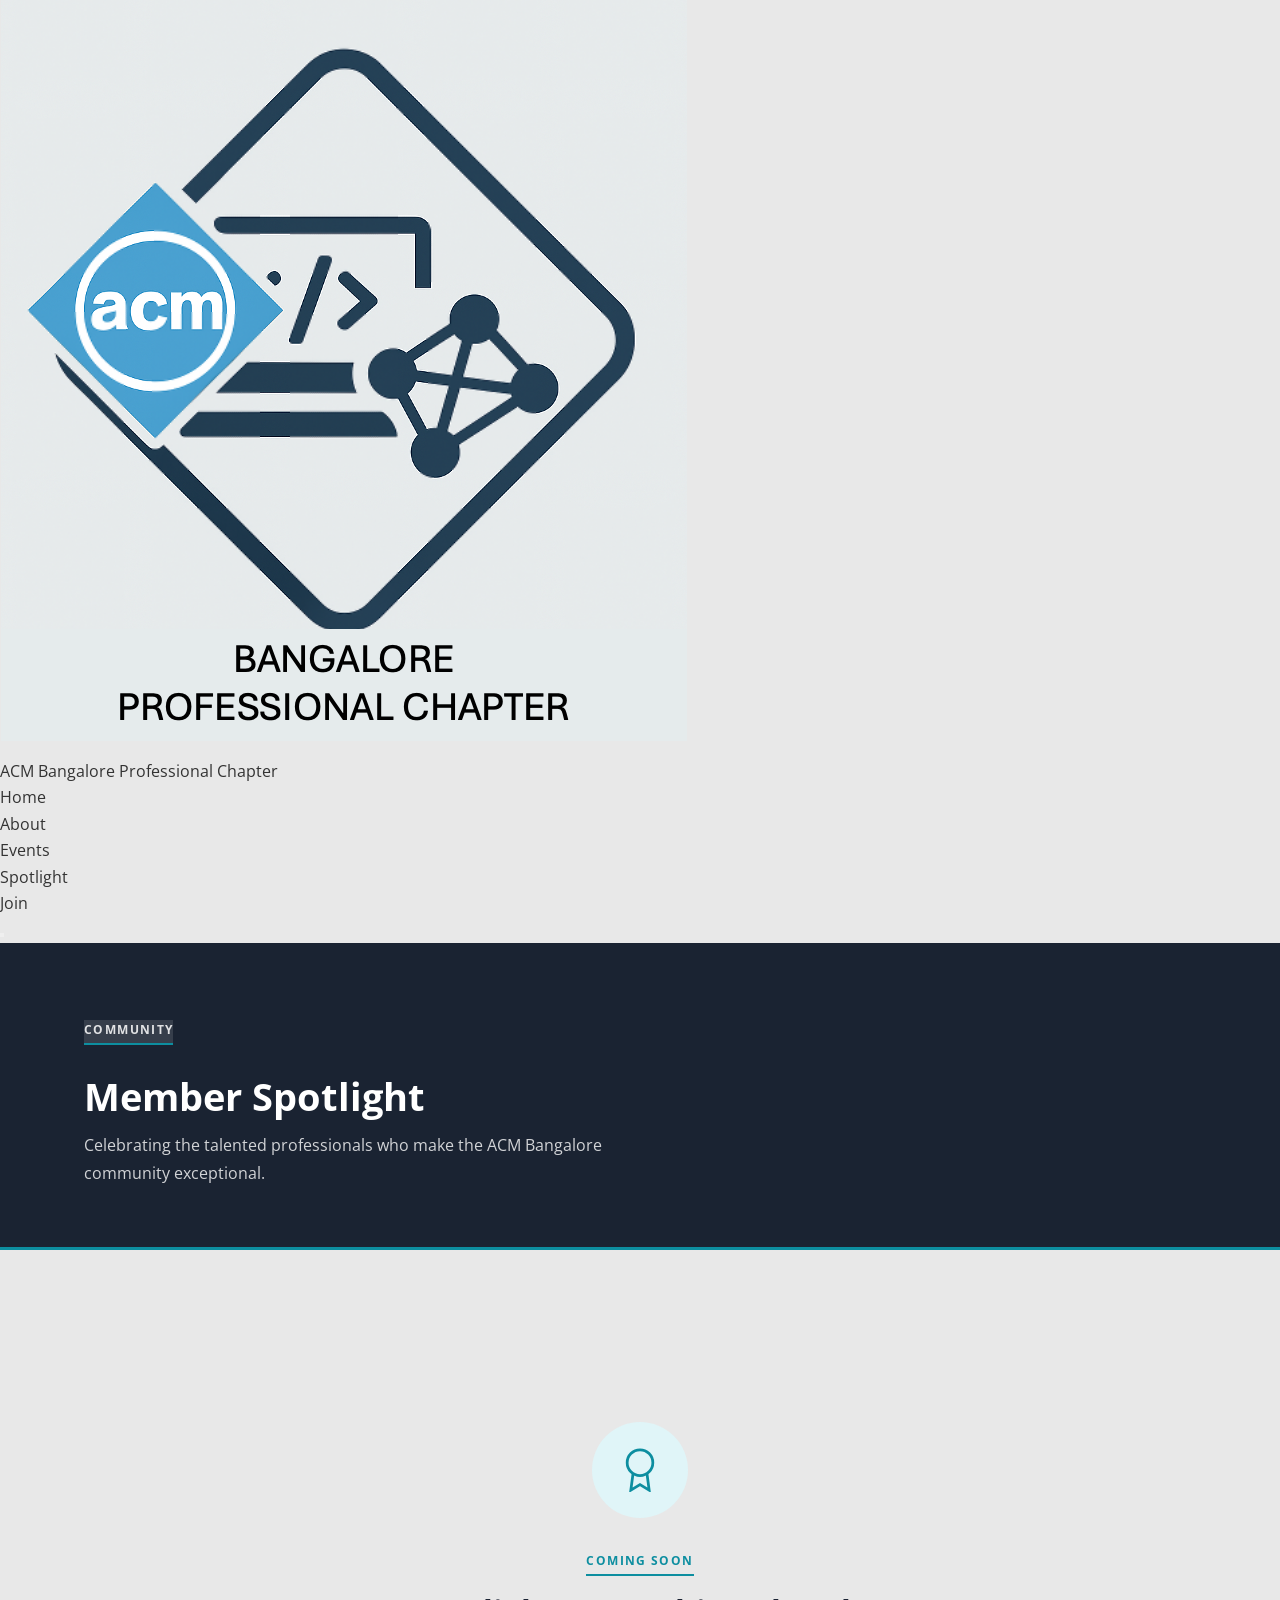
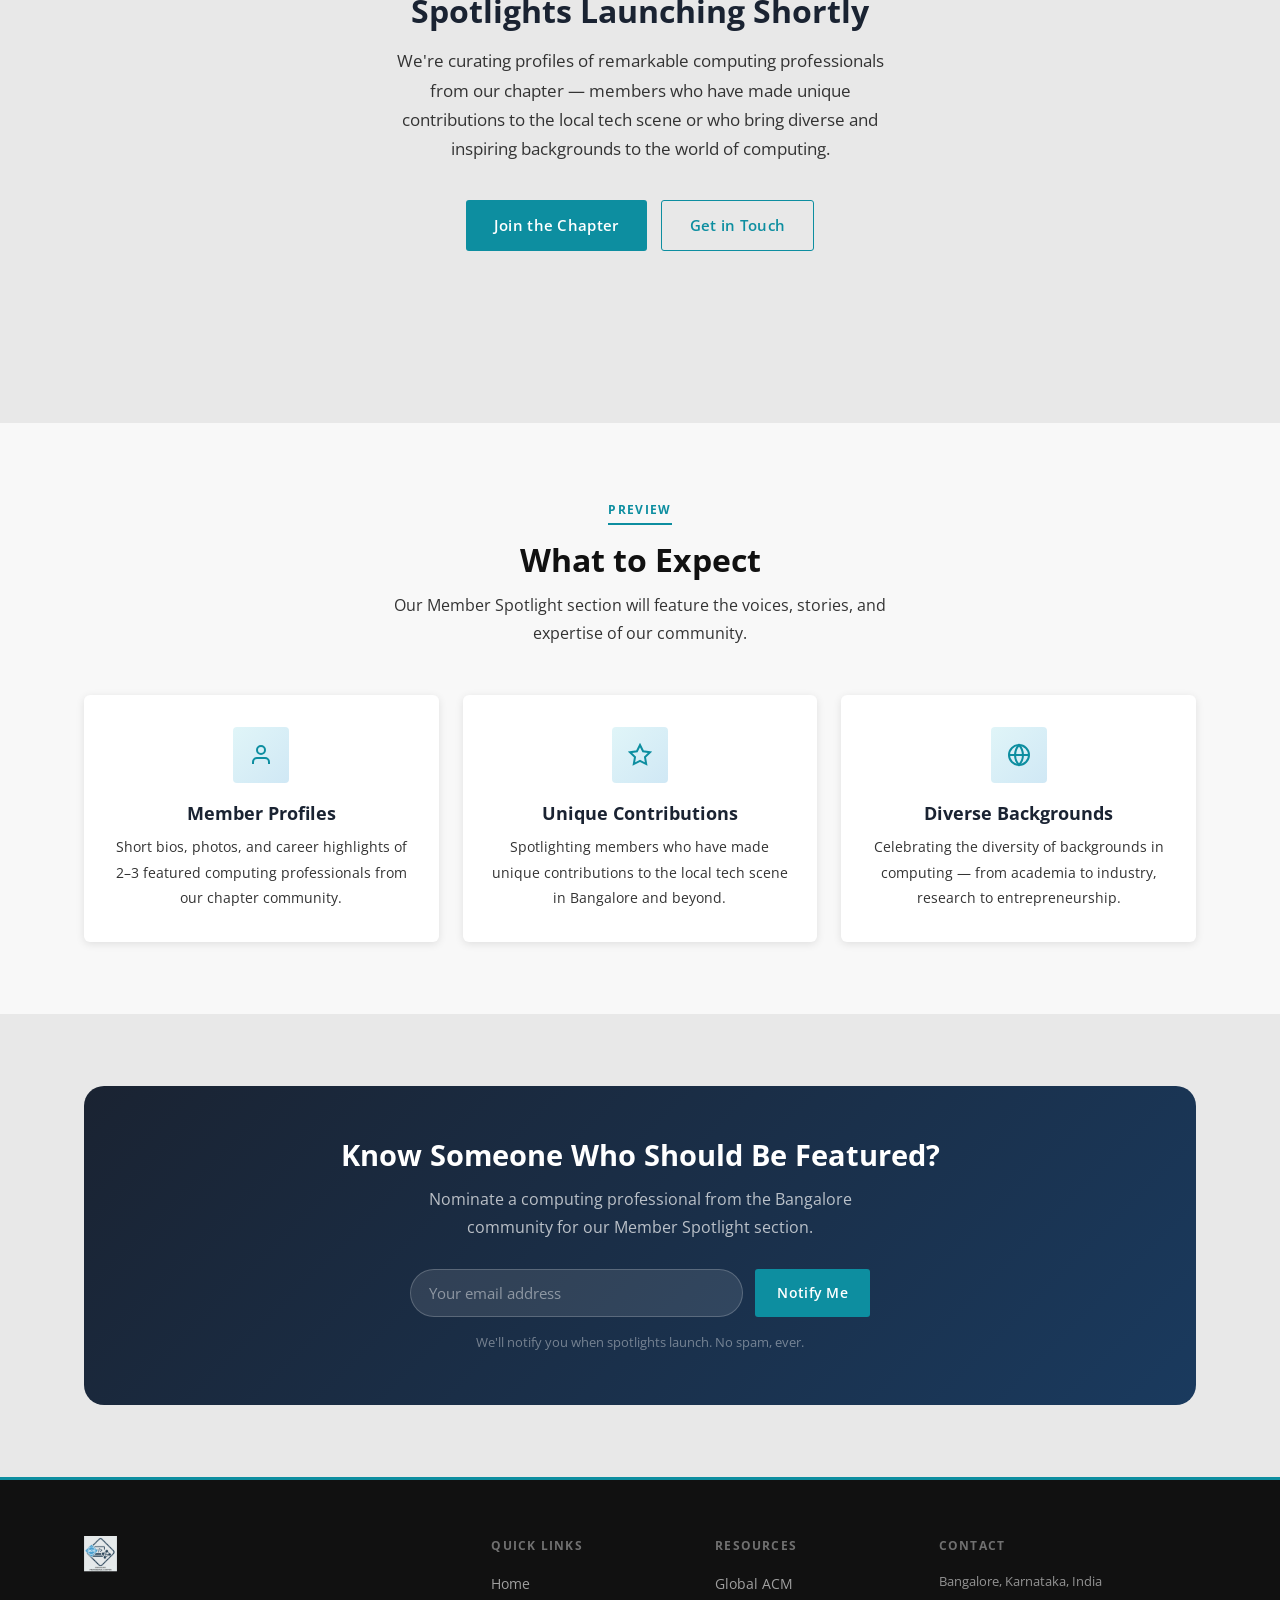
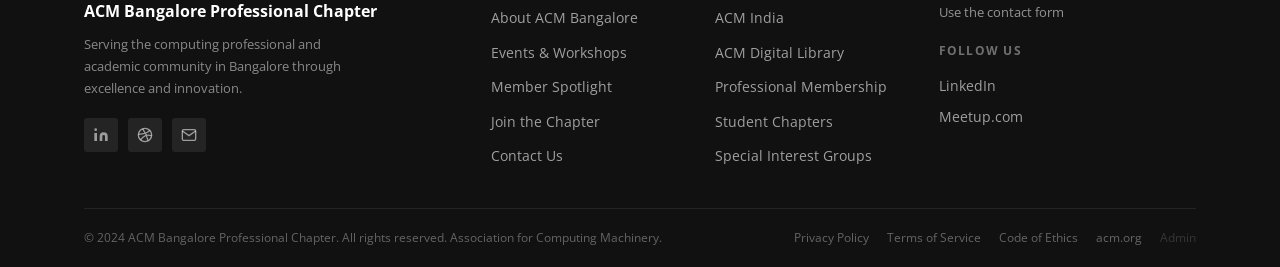
<file: spotlight.html>
<!DOCTYPE html>
<html lang="en">
<head>
  <meta charset="UTF-8" />
  <meta name="viewport" content="width=device-width, initial-scale=1.0" />
  <title>Member Spotlight — ACM Bangalore Professional Chapter</title>
  <meta name="description" content="Member Spotlight — celebrating the professionals who make ACM Bangalore a vibrant community. Coming soon." />
  <link rel="stylesheet" href="style.css" />
  <style>
    /* ---- COMING SOON ---- */
    .coming-soon {
      text-align: center;
      padding: 100px 0;
    }
    .coming-soon__icon {
      width: 96px; height: 96px;
      background: var(--blue-light);
      border-radius: 50%;
      display: flex;
      align-items: center;
      justify-content: center;
      margin: 0 auto 28px;
      color: var(--blue);
    }
    .coming-soon h2 { color: var(--navy); font-size: 2rem; }
    .coming-soon p {
      font-size: 1.05rem;
      max-width: 520px;
      margin: 16px auto 0;
    }
    .coming-soon__actions { margin-top: 36px; display: flex; gap: 14px; justify-content: center; flex-wrap: wrap; }

    /* ---- WHAT TO EXPECT ---- */
    .expect-card {
      background: var(--white);
      border-radius: var(--radius);
      padding: 32px 28px;
      box-shadow: var(--shadow-md);
      text-align: center;
      transition: transform var(--transition), box-shadow var(--transition);
    }
    .expect-card:hover {
      transform: translateY(-4px);
      box-shadow: var(--shadow-lg);
    }
    .expect-card__icon {
      width: 56px; height: 56px;
      background: linear-gradient(135deg, var(--blue-light) 0%, #d0e8f5 100%);
      border-radius: var(--radius-sm);
      display: flex;
      align-items: center;
      justify-content: center;
      margin: 0 auto 20px;
      color: var(--blue);
    }
    .expect-card h3 { color: var(--navy); font-size: 1.1rem; }
    .expect-card p { margin-top: 10px; font-size: 0.9rem; }

    /* ---- NOMINATE FORM ---- */
    .nominate-box {
      background: linear-gradient(135deg, var(--navy) 0%, #1a3a5e 100%);
      border-radius: 20px;
      padding: 52px 48px;
      color: var(--white);
      text-align: center;
    }
    .nominate-box h2 { color: var(--white); font-size: 1.8rem; }
    .nominate-box p { color: rgba(255,255,255,0.7); margin-top: 12px; font-size: 1rem; max-width: 480px; margin-left: auto; margin-right: auto; }
    .nominate-form {
      display: flex;
      gap: 12px;
      max-width: 460px;
      margin: 28px auto 0;
      flex-wrap: wrap;
    }
    .nominate-form input {
      flex: 1;
      min-width: 200px;
      padding: 13px 18px;
      border: 1.5px solid rgba(255,255,255,0.2);
      background: rgba(255,255,255,0.1);
      border-radius: 999px;
      color: var(--white);
      font-family: inherit;
      font-size: 0.92rem;
      outline: none;
      transition: border-color var(--transition);
    }
    .nominate-form input::placeholder { color: rgba(255,255,255,0.45); }
    .nominate-form input:focus { border-color: rgba(255,255,255,0.5); }

    @media (max-width: 600px) {
      .nominate-box { padding: 36px 24px; }
    }
  </style>
</head>
<body>

  <!-- ============ NAVIGATION ============ -->
  <nav class="nav" role="navigation" aria-label="Main navigation">
    <div class="nav__inner">
      <a href="index.html" class="nav__brand">
        <img src="assets/image1.png" alt="ACM Bangalore Chapter Logo" class="nav__logo" />
        
        <div class="nav__name">
          ACM Bangalore
          <span>Professional Chapter</span>
        </div>
      </a>
      <ul class="nav__links" id="navLinks">
        <li><a href="index.html">Home</a></li>
        <li><a href="about.html">About</a></li>
        <li><a href="events.html">Events</a></li>
        <li><a href="spotlight.html" class="active">Spotlight</a></li>
        <li><a href="https://india.acm.org/membership" class="btn-join" target="_blank" rel="noopener">Join</a></li>
      </ul>
      <button class="nav__toggle" id="navToggle" aria-label="Toggle menu">
        <span></span><span></span><span></span>
      </button>
    </div>
  </nav>

  <!-- ============ PAGE HERO ============ -->
  <div class="page-hero">
    <div class="container page-hero__content">
      <span class="section-label" style="background:rgba(255,255,255,0.12); color:rgba(255,255,255,0.85);">Community</span>
      <h1>Member Spotlight</h1>
      <p>Celebrating the talented professionals who make the ACM Bangalore community exceptional.</p>
    </div>
  </div>

  <!-- ============ COMING SOON ============ -->
  <section class="section">
    <div class="container">
      <div class="coming-soon">
        <div class="coming-soon__icon">
          <svg width="44" height="44" viewBox="0 0 24 24" fill="none" stroke="currentColor" stroke-width="1.5">
            <circle cx="12" cy="8" r="7"/>
            <polyline points="8.21 13.89 7 23 12 20 17 23 15.79 13.88"/>
          </svg>
        </div>
        <span class="section-label">Coming Soon</span>
        <h2>Spotlights Launching Shortly</h2>
        <p>
          We're curating profiles of remarkable computing professionals from our chapter — members who have made unique contributions to the local tech scene or who bring diverse and inspiring backgrounds to the world of computing.
        </p>
        <div class="coming-soon__actions">
          <a href="https://india.acm.org/membership" class="btn btn--primary btn--lg" target="_blank" rel="noopener">Join the Chapter</a>
          <a href="join.html#contact" class="btn btn--outline-blue btn--lg">Get in Touch</a>
        </div>
      </div>
    </div>
  </section>

  <!-- ============ WHAT TO EXPECT ============ -->
  <section class="section section--gray">
    <div class="container">
      <div class="text-center" style="max-width: 520px; margin: 0 auto 48px;">
        <span class="section-label">Preview</span>
        <h2>What to Expect</h2>
        <p style="margin-top: 12px;">Our Member Spotlight section will feature the voices, stories, and expertise of our community.</p>
      </div>
      <div class="grid-3">
        <div class="expect-card">
          <div class="expect-card__icon">
            <svg width="24" height="24" viewBox="0 0 24 24" fill="none" stroke="currentColor" stroke-width="2"><path d="M20 21v-2a4 4 0 0 0-4-4H8a4 4 0 0 0-4 4v2"/><circle cx="12" cy="7" r="4"/></svg>
          </div>
          <h3>Member Profiles</h3>
          <p>Short bios, photos, and career highlights of 2–3 featured computing professionals from our chapter community.</p>
        </div>
        <div class="expect-card">
          <div class="expect-card__icon">
            <svg width="24" height="24" viewBox="0 0 24 24" fill="none" stroke="currentColor" stroke-width="2"><polygon points="12 2 15.09 8.26 22 9.27 17 14.14 18.18 21.02 12 17.77 5.82 21.02 7 14.14 2 9.27 8.91 8.26 12 2"/></svg>
          </div>
          <h3>Unique Contributions</h3>
          <p>Spotlighting members who have made unique contributions to the local tech scene in Bangalore and beyond.</p>
        </div>
        <div class="expect-card">
          <div class="expect-card__icon">
            <svg width="24" height="24" viewBox="0 0 24 24" fill="none" stroke="currentColor" stroke-width="2"><circle cx="12" cy="12" r="10"/><line x1="2" y1="12" x2="22" y2="12"/><path d="M12 2a15.3 15.3 0 0 1 4 10 15.3 15.3 0 0 1-4 10 15.3 15.3 0 0 1-4-10 15.3 15.3 0 0 1 4-10z"/></svg>
          </div>
          <h3>Diverse Backgrounds</h3>
          <p>Celebrating the diversity of backgrounds in computing — from academia to industry, research to entrepreneurship.</p>
        </div>
      </div>
    </div>
  </section>

  <!-- ============ NOMINATE ============ -->
  <section class="section">
    <div class="container">
      <div class="nominate-box">
        <h2>Know Someone Who Should Be Featured?</h2>
        <p>Nominate a computing professional from the Bangalore community for our Member Spotlight section.</p>
        <form class="nominate-form" onsubmit="handleNominate(event)">
          <input type="email" placeholder="Your email address" id="nominateEmail" required />
          <button type="submit" class="btn btn--primary">Notify Me</button>
        </form>
        <p style="font-size:0.8rem; margin-top:14px; color:rgba(255,255,255,0.4);">
          We'll notify you when spotlights launch. No spam, ever.
        </p>
      </div>
    </div>
  </section>

  <!-- ============ FOOTER ============ -->
  <footer class="footer" role="contentinfo">
    <div class="container">
      <div class="footer__grid">
        <div class="footer__brand">
          <div style="display:flex; align-items:center; gap:10px; margin-bottom:14px;">
            <img src="assets/image1.png" alt="ACM Bangalore Logo" style="height:36px; width:auto;" />
            
          </div>
          <div class="footer__brand-name">ACM Bangalore Professional Chapter</div>
          <p class="footer__tagline">Serving the computing professional and academic community in Bangalore through excellence and innovation.</p>
          <div class="footer__social">
            <a href="https://www.linkedin.com/in/acm-bangalore-professional-chapter-041b463b0/" target="_blank" rel="noopener" aria-label="LinkedIn">
              <svg width="16" height="16" viewBox="0 0 24 24" fill="currentColor"><path d="M16 8a6 6 0 0 1 6 6v7h-4v-7a2 2 0 0 0-2-2 2 2 0 0 0-2 2v7h-4v-7a6 6 0 0 1 6-6z"/><rect x="2" y="9" width="4" height="12"/><circle cx="4" cy="4" r="2"/></svg>
            </a>
            <a href="https://www.meetup.com/acm-bangalore/" target="_blank" rel="noopener" aria-label="Meetup">
              <svg width="16" height="16" viewBox="0 0 24 24" fill="none" stroke="currentColor" stroke-width="2"><circle cx="12" cy="12" r="10"/><path d="M8.56 2.75c4.37 6.03 6.02 9.42 8.03 17.72m2.54-15.38c-3.72 4.35-8.94 5.66-16.88 5.85m19.5 1.9c-3.5-.93-6.63-.82-8.94 0-2.58.92-5.01 2.86-7.44 6.32"/></svg>
            </a>
            <a href="mailto:contact@acmbangalore.org" aria-label="Email">
              <svg width="16" height="16" viewBox="0 0 24 24" fill="none" stroke="currentColor" stroke-width="2"><path d="M4 4h16c1.1 0 2 .9 2 2v12c0 1.1-.9 2-2 2H4c-1.1 0-2-.9-2-2V6c0-1.1.9-2 2-2z"/><polyline points="22,6 12,13 2,6"/></svg>
            </a>
          </div>
        </div>
        <div>
          <div class="footer__heading">Quick Links</div>
          <ul class="footer__links">
            <li><a href="index.html">Home</a></li>
            <li><a href="about.html">About ACM Bangalore</a></li>
            <li><a href="events.html">Events &amp; Workshops</a></li>
            <li><a href="spotlight.html">Member Spotlight</a></li>
            <li><a href="https://india.acm.org/membership" target="_blank" rel="noopener">Join the Chapter</a></li>
            <li><a href="join.html#contact">Contact Us</a></li>
          </ul>
        </div>
        <div>
          <div class="footer__heading">Resources</div>
          <ul class="footer__links">
            <li><a href="https://www.acm.org/" target="_blank" rel="noopener">Global ACM</a></li>
            <li><a href="https://india.acm.org/" target="_blank" rel="noopener">ACM India</a></li>
            <li><a href="https://dl.acm.org/" target="_blank" rel="noopener">ACM Digital Library</a></li>
            <li><a href="https://www.acm.org/membership" target="_blank" rel="noopener">Professional Membership</a></li>
            <li><a href="https://www.acm.org/chapters/student-chapters" target="_blank" rel="noopener">Student Chapters</a></li>
            <li><a href="https://www.acm.org/special-interest-groups" target="_blank" rel="noopener">Special Interest Groups</a></li>
          </ul>
        </div>
        <div class="footer__contact">
          <div class="footer__heading">Contact</div>
          <p>Bangalore, Karnataka, India</p>
          <p>Use the contact form</p>
          <div style="margin-top:16px;">
            <div class="footer__heading">Follow Us</div>
            <ul class="footer__links">
              <li><a href="https://www.linkedin.com/in/acm-bangalore-professional-chapter-041b463b0/" target="_blank" rel="noopener">LinkedIn</a></li>
              <li><a href="https://www.meetup.com/acm-bangalore/" target="_blank" rel="noopener">Meetup.com</a></li>
            </ul>
          </div>
        </div>
      </div>
      <div class="footer__bottom">
        <p>© 2024 ACM Bangalore Professional Chapter. All rights reserved. Association for Computing Machinery.</p>
        <div class="footer__bottom-links">
          <a href="#">Privacy Policy</a>
          <a href="#">Terms of Service</a>
          <a href="#">Code of Ethics</a>
          <a href="https://www.acm.org/" target="_blank" rel="noopener">acm.org</a>
          <a href="admin.html" style="opacity:0.45; font-size:0.75rem;">Admin</a>
        </div>
      </div>
    </div>
  </footer>

  <!-- Toast -->
  <div class="toast" id="toast"></div>

  <script>
    const toggle = document.getElementById('navToggle');
    const navLinks = document.getElementById('navLinks');
    toggle.addEventListener('click', () => navLinks.classList.toggle('open'));

    function showToast(msg) {
      const t = document.getElementById('toast');
      t.textContent = msg;
      t.classList.add('show');
      setTimeout(() => t.classList.remove('show'), 3500);
    }

    function handleNominate(e) {
      e.preventDefault();
      const email = document.getElementById('nominateEmail').value;
      if (email) {
        showToast('✓ Thank you! We\'ll notify you when spotlights launch.');
        e.target.reset();
      }
    }
  </script>
</body>
</html>
</file>
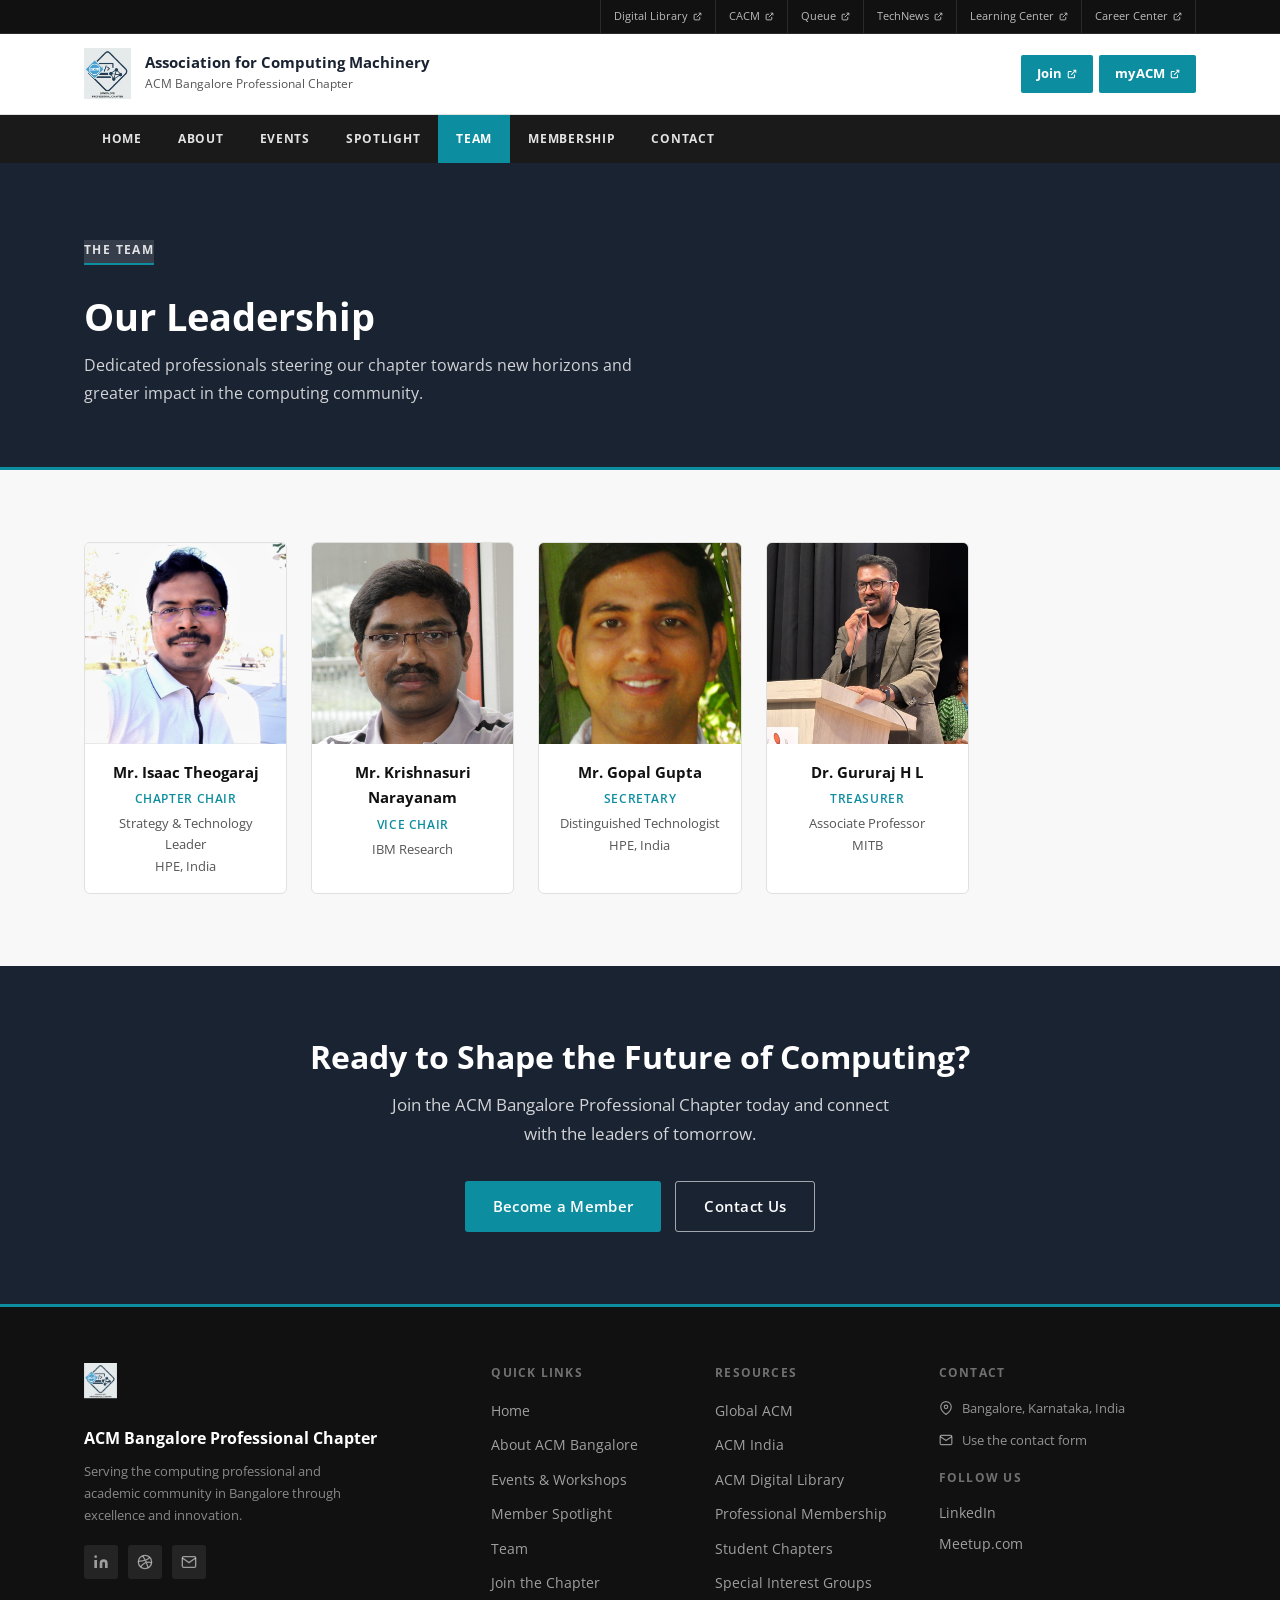
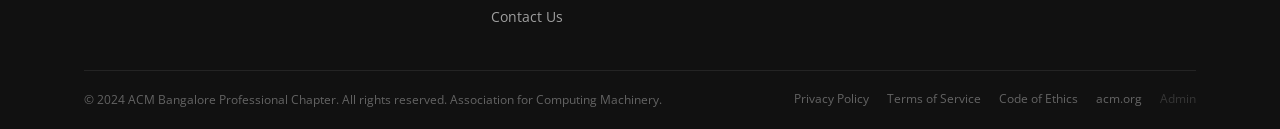
<file: team.html>
<!DOCTYPE html>
<html lang="en">
<head>
  <meta charset="UTF-8" />
  <meta name="viewport" content="width=device-width, initial-scale=1.0" />
  <title>Team — ACM Bangalore Professional Chapter</title>
  <meta name="description" content="Meet the leadership team of the ACM Bangalore Professional Chapter — dedicated professionals steering our chapter towards new horizons." />
  <link rel="stylesheet" href="style.css" />
  <style>
    /* ---- LEADERSHIP ---- */
    .leadership-grid {
      display: grid;
      grid-template-columns: repeat(auto-fill, minmax(200px, 1fr));
      gap: 24px;
    }
    @media (max-width: 600px) {
      .leadership-grid { grid-template-columns: repeat(2, 1fr); }
    }
    @media (max-width: 380px) {
      .leadership-grid { grid-template-columns: 1fr; }
    }
  </style>
</head>
<body>
<div class="page-canvas">

  <!-- ============ UTILITY BAR ============ -->
  <div class="util-bar">
    <div class="util-bar__inner">
      <a href="https://dl.acm.org/" target="_blank" rel="noopener">Digital Library <svg width="9" height="9" viewBox="0 0 24 24" fill="none" stroke="currentColor" stroke-width="2.5"><path d="M18 13v6a2 2 0 0 1-2 2H5a2 2 0 0 1-2-2V8a2 2 0 0 1 2-2h6"/><polyline points="15 3 21 3 21 9"/><line x1="10" y1="14" x2="21" y2="3"/></svg></a>
      <a href="https://cacm.acm.org/" target="_blank" rel="noopener">CACM <svg width="9" height="9" viewBox="0 0 24 24" fill="none" stroke="currentColor" stroke-width="2.5"><path d="M18 13v6a2 2 0 0 1-2 2H5a2 2 0 0 1-2-2V8a2 2 0 0 1 2-2h6"/><polyline points="15 3 21 3 21 9"/><line x1="10" y1="14" x2="21" y2="3"/></svg></a>
      <a href="https://queue.acm.org/" target="_blank" rel="noopener">Queue <svg width="9" height="9" viewBox="0 0 24 24" fill="none" stroke="currentColor" stroke-width="2.5"><path d="M18 13v6a2 2 0 0 1-2 2H5a2 2 0 0 1-2-2V8a2 2 0 0 1 2-2h6"/><polyline points="15 3 21 3 21 9"/><line x1="10" y1="14" x2="21" y2="3"/></svg></a>
      <a href="https://technews.acm.org/" target="_blank" rel="noopener">TechNews <svg width="9" height="9" viewBox="0 0 24 24" fill="none" stroke="currentColor" stroke-width="2.5"><path d="M18 13v6a2 2 0 0 1-2 2H5a2 2 0 0 1-2-2V8a2 2 0 0 1 2-2h6"/><polyline points="15 3 21 3 21 9"/><line x1="10" y1="14" x2="21" y2="3"/></svg></a>
      <a href="https://learning.acm.org/" target="_blank" rel="noopener">Learning Center <svg width="9" height="9" viewBox="0 0 24 24" fill="none" stroke="currentColor" stroke-width="2.5"><path d="M18 13v6a2 2 0 0 1-2 2H5a2 2 0 0 1-2-2V8a2 2 0 0 1 2-2h6"/><polyline points="15 3 21 3 21 9"/><line x1="10" y1="14" x2="21" y2="3"/></svg></a>
      <a href="https://jobs.acm.org/" target="_blank" rel="noopener">Career Center <svg width="9" height="9" viewBox="0 0 24 24" fill="none" stroke="currentColor" stroke-width="2.5"><path d="M18 13v6a2 2 0 0 1-2 2H5a2 2 0 0 1-2-2V8a2 2 0 0 1 2-2h6"/><polyline points="15 3 21 3 21 9"/><line x1="10" y1="14" x2="21" y2="3"/></svg></a>
    </div>
  </div>

  <!-- ============ SITE HEADER ============ -->
  <header class="site-header">
    <div class="container site-header__inner">
      <a href="index.html" class="site-header__logo">
        <img src="assets/image1.png" alt="ACM Bangalore Professional Chapter Logo" />
        <div>
          <div class="site-header__org">Association for Computing Machinery</div>
          <div class="site-header__chapter">ACM Bangalore Professional Chapter</div>
        </div>
      </a>
      <div class="site-header__actions">
        <a href="https://services.acm.org/public/qj/proflevel/proflevel_control.cfm?level=3&country=India&form_type=Professional&promo=LEVEL&pay=DD" class="hdr-btn hdr-btn--teal" target="_blank" rel="noopener">Join <svg width="10" height="10" viewBox="0 0 24 24" fill="none" stroke="currentColor" stroke-width="2.5"><path d="M18 13v6a2 2 0 0 1-2 2H5a2 2 0 0 1-2-2V8a2 2 0 0 1 2-2h6"/><polyline points="15 3 21 3 21 9"/><line x1="10" y1="14" x2="21" y2="3"/></svg></a>
        <a href="https://myacm.acm.org/" class="hdr-btn hdr-btn--teal" target="_blank" rel="noopener">myACM <svg width="10" height="10" viewBox="0 0 24 24" fill="none" stroke="currentColor" stroke-width="2.5"><path d="M18 13v6a2 2 0 0 1-2 2H5a2 2 0 0 1-2-2V8a2 2 0 0 1 2-2h6"/><polyline points="15 3 21 3 21 9"/><line x1="10" y1="14" x2="21" y2="3"/></svg></a>
      </div>
    </div>
  </header>

  <!-- ============ MAIN NAV ============ -->
  <nav class="main-nav" id="mainNav" role="navigation" aria-label="Main navigation">
    <div class="main-nav__inner">
      <a href="index.html" class="main-nav__mobile-logo">
        <img src="assets/image1.png" alt="ACM Bangalore Professional Chapter" />
        <div class="main-nav__mobile-text">
          <span class="main-nav__mobile-org">Association for Computing Machinery</span>
          <span class="main-nav__mobile-chapter">ACM Bangalore Professional Chapter</span>
        </div>
      </a>
      <ul class="main-nav__links" id="navLinks">
        <li class="main-nav__mobile-actions">
          <a href="https://services.acm.org/public/qj/proflevel/proflevel_control.cfm?level=3&country=India&form_type=Professional&promo=LEVEL&pay=DD" class="hdr-btn hdr-btn--teal" target="_blank" rel="noopener">Join</a>
          <a href="https://myacm.acm.org/" class="hdr-btn hdr-btn--teal" target="_blank" rel="noopener">myACM</a>
        </li>
        <li><a href="index.html">Home</a></li>
        <li><a href="about.html">About</a></li>
        <li><a href="events.html">Events</a></li>
        <li><a href="spotlight.html">Spotlight</a></li>
        <li><a href="team.html" class="active">Team</a></li>
        <li><a href="https://services.acm.org/public/qj/proflevel/proflevel_control.cfm?level=3&country=India&form_type=Professional&promo=LEVEL&pay=DD" target="_blank" rel="noopener">Membership</a></li>
        <li><a href="join.html">Contact</a></li>
      </ul>
      <button class="main-nav__toggle" id="navToggle" aria-label="Toggle menu">
        <span></span><span></span><span></span>
      </button>
    </div>
  </nav>

  <!-- ============ PAGE HERO ============ -->
  <div class="page-hero">
    <div class="container page-hero__content">
      <span class="section-label" style="background:rgba(255,255,255,0.12); color:rgba(255,255,255,0.85);">The Team</span>
      <h1>Our Leadership</h1>
      <p>Dedicated professionals steering our chapter towards new horizons and greater impact in the computing community.</p>
    </div>
  </div>

  <!-- ============ LEADERSHIP TEAM ============ -->
  <section class="section section--gray">
    <div class="container">
      <div class="leadership-grid">

        <div class="person-card">
          <img src="assets/image8.jpeg" alt="Mr. Isaac Theogaraj" class="person-card__img" />
          <div class="person-card__body">
            <div class="person-card__name">Mr. Isaac Theogaraj</div>
            <div class="person-card__role">Chapter Chair</div>
            <div class="person-card__org">Strategy &amp; Technology Leader<br>HPE, India</div>
          </div>
        </div>

        <div class="person-card">
          <img src="assets/image5.jpeg" alt="Mr. Krishnasuri Narayanam" class="person-card__img" />
          <div class="person-card__body">
            <div class="person-card__name">Mr. Krishnasuri Narayanam</div>
            <div class="person-card__role">Vice Chair</div>
            <div class="person-card__org">IBM Research</div>
          </div>
        </div>

        <div class="person-card">
          <img src="assets/image7.jpeg" alt="Mr. Gopal Gupta" class="person-card__img" />
          <div class="person-card__body">
            <div class="person-card__name">Mr. Gopal Gupta</div>
            <div class="person-card__role">Secretary</div>
            <div class="person-card__org">Distinguished Technologist<br>HPE, India</div>
          </div>
        </div>

        <div class="person-card">
          <img src="assets/image6.jpeg" alt="Dr. Gururaj H L" class="person-card__img" />
          <div class="person-card__body">
            <div class="person-card__name">Dr. Gururaj H L</div>
            <div class="person-card__role">Treasurer</div>
            <div class="person-card__org">Associate Professor<br>MITB</div>
          </div>
        </div>

      </div>
    </div>
  </section>

  <!-- ============ CTA ============ -->
  <section class="section section--navy">
    <div class="container text-center">
      <h2 style="color:var(--white);">Ready to Shape the Future of Computing?</h2>
      <p style="margin-top: 14px; font-size: 1.05rem; max-width: 500px; margin-left: auto; margin-right: auto;">
        Join the ACM Bangalore Professional Chapter today and connect with the leaders of tomorrow.
      </p>
      <div style="display: flex; gap: 14px; justify-content: center; flex-wrap: wrap; margin-top: 32px;">
        <a href="https://services.acm.org/public/qj/proflevel/proflevel_control.cfm?level=3&country=India&form_type=Professional&promo=LEVEL&pay=DD" class="btn btn--primary btn--lg" target="_blank" rel="noopener">Become a Member</a>
        <a href="join.html#contact" class="btn btn--outline btn--lg">Contact Us</a>
      </div>
    </div>
  </section>

  <!-- ============ FOOTER ============ -->
  <footer class="footer" role="contentinfo">
    <div class="container">
      <div class="footer__grid">
        <div class="footer__brand">
          <div style="display:flex; align-items:center; gap:10px; margin-bottom:14px;">
            <img src="assets/image1.png" alt="ACM Bangalore Logo" style="height:36px; width:auto;" />
          </div>
          <div class="footer__brand-name">ACM Bangalore Professional Chapter</div>
          <p class="footer__tagline">Serving the computing professional and academic community in Bangalore through excellence and innovation.</p>
          <div class="footer__social">
            <a href="https://www.linkedin.com/in/acm-bangalore-professional-chapter-041b463b0/" target="_blank" rel="noopener" aria-label="LinkedIn">
              <svg width="16" height="16" viewBox="0 0 24 24" fill="currentColor"><path d="M16 8a6 6 0 0 1 6 6v7h-4v-7a2 2 0 0 0-2-2 2 2 0 0 0-2 2v7h-4v-7a6 6 0 0 1 6-6z"/><rect x="2" y="9" width="4" height="12"/><circle cx="4" cy="4" r="2"/></svg>
            </a>
            <a href="https://www.meetup.com/acm-bangalore/" target="_blank" rel="noopener" aria-label="Meetup">
              <svg width="16" height="16" viewBox="0 0 24 24" fill="none" stroke="currentColor" stroke-width="2"><circle cx="12" cy="12" r="10"/><path d="M8.56 2.75c4.37 6.03 6.02 9.42 8.03 17.72m2.54-15.38c-3.72 4.35-8.94 5.66-16.88 5.85m19.5 1.9c-3.5-.93-6.63-.82-8.94 0-2.58.92-5.01 2.86-7.44 6.32"/></svg>
            </a>
            <a href="mailto:contact@acmbangalore.org" aria-label="Email">
              <svg width="16" height="16" viewBox="0 0 24 24" fill="none" stroke="currentColor" stroke-width="2"><path d="M4 4h16c1.1 0 2 .9 2 2v12c0 1.1-.9 2-2 2H4c-1.1 0-2-.9-2-2V6c0-1.1.9-2 2-2z"/><polyline points="22,6 12,13 2,6"/></svg>
            </a>
          </div>
        </div>
        <div>
          <div class="footer__heading">Quick Links</div>
          <ul class="footer__links">
            <li><a href="index.html">Home</a></li>
            <li><a href="about.html">About ACM Bangalore</a></li>
            <li><a href="events.html">Events &amp; Workshops</a></li>
            <li><a href="spotlight.html">Member Spotlight</a></li>
            <li><a href="team.html">Team</a></li>
            <li><a href="https://services.acm.org/public/qj/proflevel/proflevel_control.cfm?level=3&country=India&form_type=Professional&promo=LEVEL&pay=DD" target="_blank" rel="noopener">Join the Chapter</a></li>
            <li><a href="join.html#contact">Contact Us</a></li>
          </ul>
        </div>
        <div>
          <div class="footer__heading">Resources</div>
          <ul class="footer__links">
            <li><a href="https://www.acm.org/" target="_blank" rel="noopener">Global ACM</a></li>
            <li><a href="https://india.acm.org/" target="_blank" rel="noopener">ACM India</a></li>
            <li><a href="https://dl.acm.org/" target="_blank" rel="noopener">ACM Digital Library</a></li>
            <li><a href="https://www.acm.org/membership" target="_blank" rel="noopener">Professional Membership</a></li>
            <li><a href="https://www.acm.org/chapters/student-chapters" target="_blank" rel="noopener">Student Chapters</a></li>
            <li><a href="https://www.acm.org/special-interest-groups" target="_blank" rel="noopener">Special Interest Groups</a></li>
          </ul>
        </div>
        <div class="footer__contact">
          <div class="footer__heading">Contact</div>
          <p>
            <svg width="14" height="14" viewBox="0 0 24 24" fill="none" stroke="currentColor" stroke-width="2" style="display:inline;vertical-align:-2px;margin-right:6px"><path d="M21 10c0 7-9 13-9 13s-9-6-9-13a9 9 0 0 1 18 0z"/><circle cx="12" cy="10" r="3"/></svg>
            Bangalore, Karnataka, India
          </p>
          <p>
            <svg width="14" height="14" viewBox="0 0 24 24" fill="none" stroke="currentColor" stroke-width="2" style="display:inline;vertical-align:-2px;margin-right:6px"><path d="M4 4h16c1.1 0 2 .9 2 2v12c0 1.1-.9 2-2 2H4c-1.1 0-2-.9-2-2V6c0-1.1.9-2 2-2z"/><polyline points="22,6 12,13 2,6"/></svg>
            Use the contact form
          </p>
          <div style="margin-top: 16px;">
            <div class="footer__heading">Follow Us</div>
            <ul class="footer__links">
              <li><a href="https://www.linkedin.com/in/acm-bangalore-professional-chapter-041b463b0/" target="_blank" rel="noopener">LinkedIn</a></li>
              <li><a href="https://www.meetup.com/acm-bangalore/" target="_blank" rel="noopener">Meetup.com</a></li>
            </ul>
          </div>
        </div>
      </div>
      <div class="footer__bottom">
        <p>© 2024 ACM Bangalore Professional Chapter. All rights reserved. Association for Computing Machinery.</p>
        <div class="footer__bottom-links">
          <a href="#">Privacy Policy</a>
          <a href="#">Terms of Service</a>
          <a href="#">Code of Ethics</a>
          <a href="https://www.acm.org/" target="_blank" rel="noopener">acm.org</a>
          <a href="admin.html" style="opacity:0.45; font-size:0.75rem;">Admin</a>
        </div>
      </div>
    </div>
  </footer>

  <script>
    const toggle = document.getElementById('navToggle');
    const links  = document.getElementById('navLinks');
    toggle.addEventListener('click', () => links.classList.toggle('open'));
  </script>
</div><!-- /page-canvas -->
<script src="modal.js"></script>
</body>
</html>
</file>
<file: style.css>
/* ============================================================
   ACM Bangalore Professional Chapter — Shared Stylesheet
   Styled to match ACM India (india.acm.org) aesthetic
   ============================================================ */

/* --- Google Fonts --- */
@import url('https://fonts.googleapis.com/css2?family=Open+Sans:wght@300;400;500;600;700;800&family=Roboto+Slab:wght@700;800&display=swap');

/* --- CSS Variables --- */
:root {
  --navy:        #1a2332;
  --navy-light:  #243044;
  --teal:        #0d8ea0;
  --teal-dark:   #0a7080;
  --teal-light:  #e0f5f8;
  --blue:        #0d8ea0;   /* alias — keeps existing code working */
  --blue-dark:   #0a7080;
  --blue-light:  #e0f5f8;
  --accent:      #0d8ea0;
  --link:        #1a6e80;
  --gray-50:     #f8f8f8;
  --gray-100:    #f2f2f2;
  --gray-200:    #e0e0e0;
  --gray-400:    #999999;
  --gray-600:    #555555;
  --gray-700:    #333333;
  --gray-900:    #111111;
  --white:       #ffffff;
  --shadow-sm:   0 1px 3px rgba(0,0,0,0.08);
  --shadow-md:   0 2px 8px rgba(0,0,0,0.10);
  --shadow-lg:   0 4px 20px rgba(0,0,0,0.12);
  --radius:      6px;
  --radius-sm:   4px;
  --transition:  0.2s ease;
}

/* --- Reset & Base --- */
*, *::before, *::after { box-sizing: border-box; margin: 0; padding: 0; }

html { scroll-behavior: smooth; font-size: 16px; }

body {
  font-family: 'Open Sans', Arial, Helvetica, sans-serif;
  color: var(--gray-700);
  background: #e8e8e8;
  line-height: 1.65;
  -webkit-font-smoothing: antialiased;
}

/* Page canvas — centres content with grey gutters on wide screens */
.page-canvas {
  max-width: 1440px;
  margin: 0 auto;
  background: var(--white);
  overflow: hidden;
}

img { max-width: 100%; display: block; }
a { text-decoration: none; color: inherit; }
ul { list-style: none; }

/* --- Typography --- */
h1, h2, h3, h4, h5 { font-weight: 700; line-height: 1.2; color: var(--gray-900); }
h1 { font-size: clamp(1.8rem, 4vw, 2.8rem); }
h2 { font-size: clamp(1.4rem, 3vw, 2rem); }
h3 { font-size: clamp(1rem, 2vw, 1.25rem); }
h4 { font-size: 1rem; }

p { color: var(--gray-700); line-height: 1.75; }

.section-label {
  display: inline-block;
  font-size: 0.72rem;
  font-weight: 700;
  letter-spacing: 0.12em;
  text-transform: uppercase;
  color: var(--teal);
  border-bottom: 2px solid var(--teal);
  padding-bottom: 4px;
  margin-bottom: 16px;
}

/* --- Layout Utilities --- */
.container { max-width: 1160px; margin: 0 auto; padding: 0 24px; }
.section    { padding: 72px 0; }
.section--gray { background: var(--gray-50); }
.section--navy { background: var(--navy); color: var(--white); }
.section--navy p { color: rgba(255,255,255,0.80); }
.section--teal { background: var(--teal); color: var(--white); }

.grid-2 { display: grid; grid-template-columns: repeat(auto-fit, minmax(280px, 1fr)); gap: 24px; }
.grid-3 { display: grid; grid-template-columns: repeat(auto-fit, minmax(240px, 1fr)); gap: 24px; }
.grid-4 { display: grid; grid-template-columns: repeat(auto-fit, minmax(200px, 1fr)); gap: 20px; }

.flex-center  { display: flex; align-items: center; justify-content: center; }
.flex-between { display: flex; align-items: center; justify-content: space-between; }
.gap-sm { gap: 10px; }
.gap-md { gap: 20px; }

.text-center { text-align: center; }
.mt-xs { margin-top: 8px; }
.mt-sm { margin-top: 16px; }
.mt-md { margin-top: 28px; }
.mt-lg { margin-top: 48px; }

/* ============================================================
   NAVIGATION — 3-tier ACM India style
   ============================================================ */

/* --- Tier 1: Utility bar --- */
.util-bar {
  background: #111;
  border-bottom: 1px solid #2a2a2a;
}
.util-bar__inner {
  max-width: 1160px;
  margin: 0 auto;
  padding: 0 24px;
  display: flex;
  justify-content: flex-end;
  align-items: stretch;
}
.util-bar__inner a {
  color: #bbb;
  font-size: 0.71rem;
  font-weight: 400;
  text-decoration: none;
  padding: 7px 13px;
  display: inline-flex;
  align-items: center;
  gap: 5px;
  border-left: 1px solid #2a2a2a;
  transition: background 0.15s, color 0.15s;
  letter-spacing: 0;
  text-transform: none;
  white-space: nowrap;
}
.util-bar__inner a:last-child { border-right: 1px solid #2a2a2a; }
.util-bar__inner a:hover { background: #222; color: #fff; }

/* --- Tier 2: Site header --- */
.site-header {
  background: var(--white);
  border-bottom: 1px solid var(--gray-200);
  padding: 14px 0;
}
.site-header__inner {
  display: flex;
  align-items: center;
  justify-content: space-between;
  gap: 20px;
}
.site-header__logo {
  display: flex;
  align-items: center;
  gap: 14px;
  text-decoration: none;
  flex-shrink: 0;
}
.site-header__logo img { height: 52px; width: auto; }
.site-header__org {
  font-size: 0.92rem;
  font-weight: 700;
  color: var(--navy);
  line-height: 1.2;
}
.site-header__chapter {
  font-size: 0.75rem;
  color: var(--gray-600);
  margin-top: 3px;
  font-weight: 400;
}
.site-header__actions {
  display: flex;
  align-items: center;
  gap: 6px;
  flex-shrink: 0;
}
.hdr-btn {
  display: inline-flex;
  align-items: center;
  gap: 5px;
  padding: 8px 16px;
  font-size: 0.82rem;
  font-weight: 700;
  font-family: inherit;
  text-decoration: none;
  border: none;
  cursor: pointer;
  border-radius: 2px;
  transition: background 0.15s;
  white-space: nowrap;
  letter-spacing: 0.01em;
}
.hdr-btn--teal { background: var(--teal); color: var(--white); }
.hdr-btn--teal:hover { background: var(--teal-dark); color: var(--white); }
.hdr-btn--search { background: var(--navy); color: var(--white); }
.hdr-btn--search:hover { background: var(--teal); color: var(--white); }

/* --- Tier 3: Main navigation (sticky) --- */
.main-nav {
  background: #1a1a1a;
  position: sticky;
  top: 0;
  z-index: 1000;
}
.main-nav__inner {
  max-width: 1160px;
  margin: 0 auto;
  padding: 0 24px;
  display: flex;
  align-items: stretch;
  justify-content: space-between;
  position: relative;
}
.main-nav__links {
  display: flex;
  align-items: stretch;
  list-style: none;
  margin: 0;
  padding: 0;
}
.main-nav__links li { display: flex; }
.main-nav__links a {
  display: flex;
  align-items: center;
  padding: 0 18px;
  height: 48px;
  color: rgba(255,255,255,0.88);
  font-size: 0.75rem;
  font-weight: 700;
  text-transform: uppercase;
  letter-spacing: 0.06em;
  text-decoration: none;
  white-space: nowrap;
  background: transparent;
  border: none;
  border-radius: 0;
  transition: background 0.15s, color 0.15s;
}
.main-nav__links a:hover,
.main-nav__links a.active {
  background: var(--teal);
  color: var(--white);
}

/* Hamburger toggle (hidden on desktop) */
.main-nav__toggle {
  display: none;
  flex-direction: column;
  gap: 5px;
  cursor: pointer;
  padding: 0 16px;
  height: 48px;
  align-items: center;
  justify-content: center;
  background: none;
  border: none;
  flex-shrink: 0;
}
.main-nav__toggle span {
  display: block;
  width: 22px; height: 2px;
  background: var(--white);
  border-radius: 2px;
  transition: var(--transition);
}

/* Mobile-only elements — hidden on desktop.
   Use li.main-nav__mobile-actions to beat .main-nav__links li specificity */
.main-nav__mobile-logo          { display: none; }
li.main-nav__mobile-actions     { display: none; }

/* ============================================================
   BUTTONS — rectangular, ACM India style
   ============================================================ */
.btn {
  display: inline-flex;
  align-items: center;
  gap: 8px;
  padding: 10px 22px;
  border-radius: 3px;
  font-size: 0.9rem;
  font-weight: 600;
  font-family: inherit;
  cursor: pointer;
  border: none;
  transition: all var(--transition);
  text-decoration: none;
  letter-spacing: 0.02em;
}

.btn--primary {
  background: var(--teal);
  color: var(--white);
}
.btn--primary:hover {
  background: var(--teal-dark);
  transform: none;
  box-shadow: none;
}

.btn--outline {
  background: transparent;
  color: var(--white);
  border: 1.5px solid rgba(255,255,255,0.6);
}
.btn--outline:hover {
  background: rgba(255,255,255,0.12);
  border-color: var(--white);
  transform: none;
}

.btn--outline-blue {
  background: transparent;
  color: var(--teal);
  border: 1.5px solid var(--teal);
}
.btn--outline-blue:hover {
  background: var(--teal);
  color: var(--white);
  transform: none;
}

.btn--accent {
  background: var(--teal);
  color: var(--white);
}
.btn--accent:hover {
  background: var(--teal-dark);
  transform: none;
  box-shadow: none;
}

.btn--sm { padding: 7px 16px; font-size: 0.82rem; }
.btn--lg { padding: 12px 28px; font-size: 0.95rem; }

/* ============================================================
   PAGE HERO (non-home pages)
   ============================================================ */
.page-hero {
  background: var(--navy);
  color: var(--white);
  padding: 72px 0 60px;
  border-bottom: 3px solid var(--teal);
}

.page-hero::before { display: none; }

.page-hero__content { position: relative; z-index: 1; }
.page-hero h1 { color: var(--white); margin-top: 12px; font-size: clamp(1.6rem, 3vw, 2.4rem); }
.page-hero p  { color: rgba(255,255,255,0.80); margin-top: 12px; font-size: 1rem; max-width: 600px; }

/* ============================================================
   CARDS — ACM India style: clean, minimal border
   ============================================================ */
.card {
  background: var(--white);
  border-radius: var(--radius);
  border: 1px solid var(--gray-200);
  overflow: hidden;
  transition: border-color var(--transition), box-shadow var(--transition);
}

.card:hover {
  border-color: var(--teal);
  box-shadow: var(--shadow-md);
  transform: none;
}

.card__body { padding: 24px; }
.card__img  { width: 100%; aspect-ratio: 16/10; object-fit: cover; }

/* ============================================================
   STAT CARDS
   ============================================================ */
.stat-card {
  background: var(--white);
  border-radius: var(--radius);
  padding: 24px 20px;
  border: 1px solid var(--gray-200);
  text-align: center;
  border-top: 3px solid var(--teal);
}

.stat-card__number {
  font-size: 2.2rem;
  font-weight: 800;
  color: var(--navy);
  line-height: 1;
}

.stat-card__label {
  font-size: 0.84rem;
  color: var(--gray-600);
  margin-top: 6px;
  font-weight: 500;
}

/* ============================================================
   EVENT CARD
   ============================================================ */
.event-card {
  background: var(--white);
  border-radius: var(--radius);
  border: 1px solid var(--gray-200);
  padding: 24px 28px;
  display: flex;
  gap: 24px;
  align-items: flex-start;
  transition: border-color var(--transition);
  border-left: 3px solid var(--teal);
}

.event-card:hover {
  border-color: var(--teal);
  box-shadow: var(--shadow-sm);
  transform: none;
}

.event-card__date {
  min-width: 60px;
  text-align: center;
  background: var(--teal);
  color: var(--white);
  border-radius: var(--radius-sm);
  padding: 8px 6px;
}

.event-card__date .month {
  font-size: 0.66rem;
  font-weight: 700;
  letter-spacing: 0.08em;
  text-transform: uppercase;
  opacity: 0.85;
}

.event-card__date .day {
  font-size: 1.8rem;
  font-weight: 800;
  line-height: 1;
  margin-top: 2px;
}

.event-card__content { flex: 1; }
.event-card__type {
  font-size: 0.72rem;
  font-weight: 700;
  letter-spacing: 0.1em;
  text-transform: uppercase;
  color: var(--teal);
  padding: 2px 0;
  display: inline-block;
  margin-bottom: 8px;
  border-bottom: 1px solid var(--teal);
}

.event-card__title {
  font-size: 1.1rem;
  font-weight: 700;
  color: var(--gray-900);
  line-height: 1.3;
}

.event-card__meta {
  display: flex;
  flex-wrap: wrap;
  gap: 14px;
  margin-top: 10px;
}

.event-card__meta-item {
  display: flex;
  align-items: center;
  gap: 6px;
  font-size: 0.84rem;
  color: var(--gray-600);
}

.event-card__meta-item svg { flex-shrink: 0; color: var(--teal); }
.event-card__action { margin-left: auto; align-self: center; }

/* ============================================================
   LEADERSHIP / PERSON CARD
   ============================================================ */
.person-card {
  background: var(--white);
  border-radius: var(--radius);
  border: 1px solid var(--gray-200);
  overflow: hidden;
  text-align: center;
  transition: border-color var(--transition), box-shadow var(--transition);
}

.person-card:hover {
  border-color: var(--teal);
  box-shadow: var(--shadow-md);
  transform: none;
}

.person-card__img { width: 100%; aspect-ratio: 1/1; object-fit: cover; object-position: top center; }
.person-card__body { padding: 16px; }
.person-card__name { font-size: 0.96rem; font-weight: 700; color: var(--gray-900); }
.person-card__role {
  font-size: 0.76rem;
  font-weight: 600;
  color: var(--teal);
  text-transform: uppercase;
  letter-spacing: 0.05em;
  margin-top: 4px;
}
.person-card__org { font-size: 0.8rem; color: var(--gray-600); margin-top: 4px; }

/* ============================================================
   FORM STYLES
   ============================================================ */
.form-group { margin-bottom: 18px; }

.form-group label {
  display: block;
  font-size: 0.87rem;
  font-weight: 600;
  color: var(--gray-700);
  margin-bottom: 6px;
}

.form-group input,
.form-group textarea,
.form-group select {
  width: 100%;
  padding: 11px 14px;
  border: 1px solid var(--gray-200);
  border-radius: var(--radius-sm);
  font-family: inherit;
  font-size: 0.9rem;
  color: var(--gray-900);
  background: var(--white);
  transition: border-color var(--transition), box-shadow var(--transition);
  outline: none;
}

.form-group input:focus,
.form-group textarea:focus,
.form-group select:focus {
  border-color: var(--teal);
  box-shadow: 0 0 0 2px rgba(13,142,160,0.12);
}

.form-group textarea { resize: vertical; min-height: 110px; }

.form-row { display: grid; grid-template-columns: 1fr 1fr; gap: 16px; }

.form-note { font-size: 0.8rem; color: var(--gray-400); margin-top: 6px; }

/* ============================================================
   BENEFIT PILLS / CHIPS — simpler, border-based
   ============================================================ */
.benefit-list { display: flex; flex-wrap: wrap; gap: 10px; margin-top: 18px; }

.benefit-pill {
  display: flex;
  align-items: center;
  gap: 8px;
  background: var(--gray-50);
  color: var(--teal-dark);
  border: 1px solid var(--teal-light);
  padding: 8px 16px;
  border-radius: var(--radius-sm);
  font-size: 0.86rem;
  font-weight: 600;
}

.benefit-pill svg { flex-shrink: 0; }

/* ============================================================
   FOOTER
   ============================================================ */
.footer {
  background: #111111;
  color: rgba(255,255,255,0.75);
  padding: 56px 0 0;
  border-top: 3px solid var(--teal);
}

.footer__grid {
  display: grid;
  grid-template-columns: 2fr 1fr 1fr 1.4fr;
  gap: 40px;
  padding-bottom: 40px;
}

.footer__brand img { height: 34px; width: auto; margin-bottom: 12px; }

.footer__brand-name {
  font-size: 1rem;
  font-weight: 700;
  color: var(--white);
  margin-bottom: 10px;
}

.footer__tagline {
  font-size: 0.83rem;
  line-height: 1.65;
  color: rgba(255,255,255,0.50);
  max-width: 280px;
}

.footer__social { display: flex; gap: 10px; margin-top: 18px; }

.footer__social a {
  width: 34px; height: 34px;
  background: rgba(255,255,255,0.08);
  border-radius: 3px;
  display: flex;
  align-items: center;
  justify-content: center;
  color: rgba(255,255,255,0.55);
  transition: all var(--transition);
}

.footer__social a:hover {
  background: var(--teal);
  color: var(--white);
}

.footer__heading {
  font-size: 0.76rem;
  font-weight: 700;
  letter-spacing: 0.1em;
  text-transform: uppercase;
  color: rgba(255,255,255,0.40);
  margin-bottom: 14px;
}

.footer__links { display: flex; flex-direction: column; gap: 8px; }
.footer__links a {
  font-size: 0.86rem;
  color: rgba(255,255,255,0.60);
  transition: color var(--transition);
}
.footer__links a:hover { color: var(--white); }

.footer__contact { font-size: 0.86rem; }
.footer__contact p {
  color: rgba(255,255,255,0.55);
  font-size: 0.84rem;
  margin-bottom: 8px;
}

.footer__bottom {
  border-top: 1px solid rgba(255,255,255,0.08);
  padding: 18px 0;
  display: flex;
  align-items: center;
  justify-content: space-between;
  flex-wrap: wrap;
  gap: 10px;
}

.footer__bottom p { font-size: 0.78rem; color: rgba(255,255,255,0.35); }

.footer__bottom-links { display: flex; gap: 18px; }

.footer__bottom-links a {
  font-size: 0.78rem;
  color: rgba(255,255,255,0.35);
  transition: color var(--transition);
}
.footer__bottom-links a:hover { color: rgba(255,255,255,0.70); }

/* ============================================================
   DIVIDER
   ============================================================ */
.divider { height: 1px; background: var(--gray-200); margin: 0; }

/* ============================================================
   SHIMMER LOADING ANIMATION
   ============================================================ */
@keyframes shimmer {
  0%   { background-color: var(--gray-100); }
  50%  { background-color: var(--gray-200); }
  100% { background-color: var(--gray-100); }
}

/* ============================================================
   TOAST NOTIFICATION
   ============================================================ */
.toast {
  position: fixed;
  bottom: 24px; right: 24px;
  background: var(--navy);
  color: var(--white);
  padding: 12px 20px;
  border-radius: var(--radius-sm);
  box-shadow: var(--shadow-lg);
  font-size: 0.88rem;
  font-weight: 500;
  z-index: 9999;
  opacity: 0;
  transform: translateY(10px);
  transition: all 0.3s ease;
  pointer-events: none;
  border-left: 3px solid var(--teal);
}
.toast.show { opacity: 1; transform: translateY(0); }

/* ============================================================
   RESPONSIVE
   ============================================================ */
@media (max-width: 900px) {
  .footer__grid { grid-template-columns: 1fr 1fr; gap: 28px; }
  .event-card { flex-direction: column; }
  .event-card__action { margin-left: 0; margin-top: 10px; }
}

@media (max-width: 768px) {
  .section { padding: 56px 0; }

  /* Hide util-bar and full site-header on mobile */
  .util-bar    { display: none; }
  .site-header { display: none; }

  /* Mobile nav TOP BAR — white background */
  .main-nav { background: #ffffff; box-shadow: 0 1px 4px rgba(0,0,0,0.12); }
  .main-nav__inner {
    justify-content: space-between;
    padding: 0 16px;
  }

  /* Show mobile logo + text (left side of nav bar) */
  .main-nav__mobile-logo {
    display: flex;
    align-items: center;
    gap: 10px;
    text-decoration: none;
    overflow: hidden;
  }
  .main-nav__mobile-logo img {
    height: 38px;
    width: auto;
    display: block;
    flex-shrink: 0;
  }
  .main-nav__mobile-text {
    display: flex;
    flex-direction: column;
    line-height: 1.2;
    overflow: hidden;
  }
  .main-nav__mobile-org {
    font-size: 0.6rem;
    font-weight: 600;
    color: var(--teal);
    white-space: nowrap;
    overflow: hidden;
    text-overflow: ellipsis;
    letter-spacing: 0.01em;
  }
  .main-nav__mobile-chapter {
    font-size: 0.62rem;
    font-weight: 700;
    color: #1a1a1a;
    white-space: nowrap;
    overflow: hidden;
    text-overflow: ellipsis;
    letter-spacing: 0.01em;
  }

  /* Show hamburger toggle — dark/teal on white bar */
  .main-nav__toggle { display: flex; }
  .main-nav__toggle span { background: var(--teal); }

  /* Mobile SIDEBAR/DROPDOWN — teal background with white lines */
  .main-nav__links {
    display: none;
    flex-direction: column;
    position: absolute;
    top: 56px; left: 0; right: 0;
    background: var(--teal);
    border-bottom: 3px solid rgba(255,255,255,0.3);
    z-index: 999;
    max-height: calc(100vh - 56px);
    overflow-y: auto;
  }
  .main-nav__links.open { display: flex; }
  .main-nav__links li   { display: block; }
  .main-nav__links a {
    height: 50px;
    padding: 0 20px;
    border-bottom: 1px solid rgba(255,255,255,0.25);
    font-size: 0.82rem;
    letter-spacing: 0.04em;
    color: rgba(255,255,255,0.92);
    background: transparent;
  }
  .main-nav__links a:hover,
  .main-nav__links a.active {
    background: rgba(0,0,0,0.15);
    color: var(--white);
  }

  /* Join + myACM buttons at top of sidebar */
  li.main-nav__mobile-actions {
    display: flex !important;
    gap: 10px;
    padding: 14px 16px;
    border-bottom: 2px solid rgba(255,255,255,0.3);
  }
  li.main-nav__mobile-actions a {
    flex: 1;
    height: 40px !important;
    padding: 0 16px !important;
    justify-content: center;
    font-size: 0.85rem !important;
    border-bottom: none !important;
    border-radius: 3px;
    background: rgba(255,255,255,0.15) !important;
    color: var(--white) !important;
    border: 1px solid rgba(255,255,255,0.4) !important;
  }
  li.main-nav__mobile-actions a:hover {
    background: rgba(255,255,255,0.28) !important;
  }

  .form-row { grid-template-columns: 1fr; }
  .footer__grid { grid-template-columns: 1fr; gap: 24px; }
  .footer__bottom { flex-direction: column; align-items: flex-start; }
}

@media (max-width: 480px) {
  .container { padding: 0 14px; }
  .grid-3, .grid-4 { grid-template-columns: 1fr; }
}
</file>
